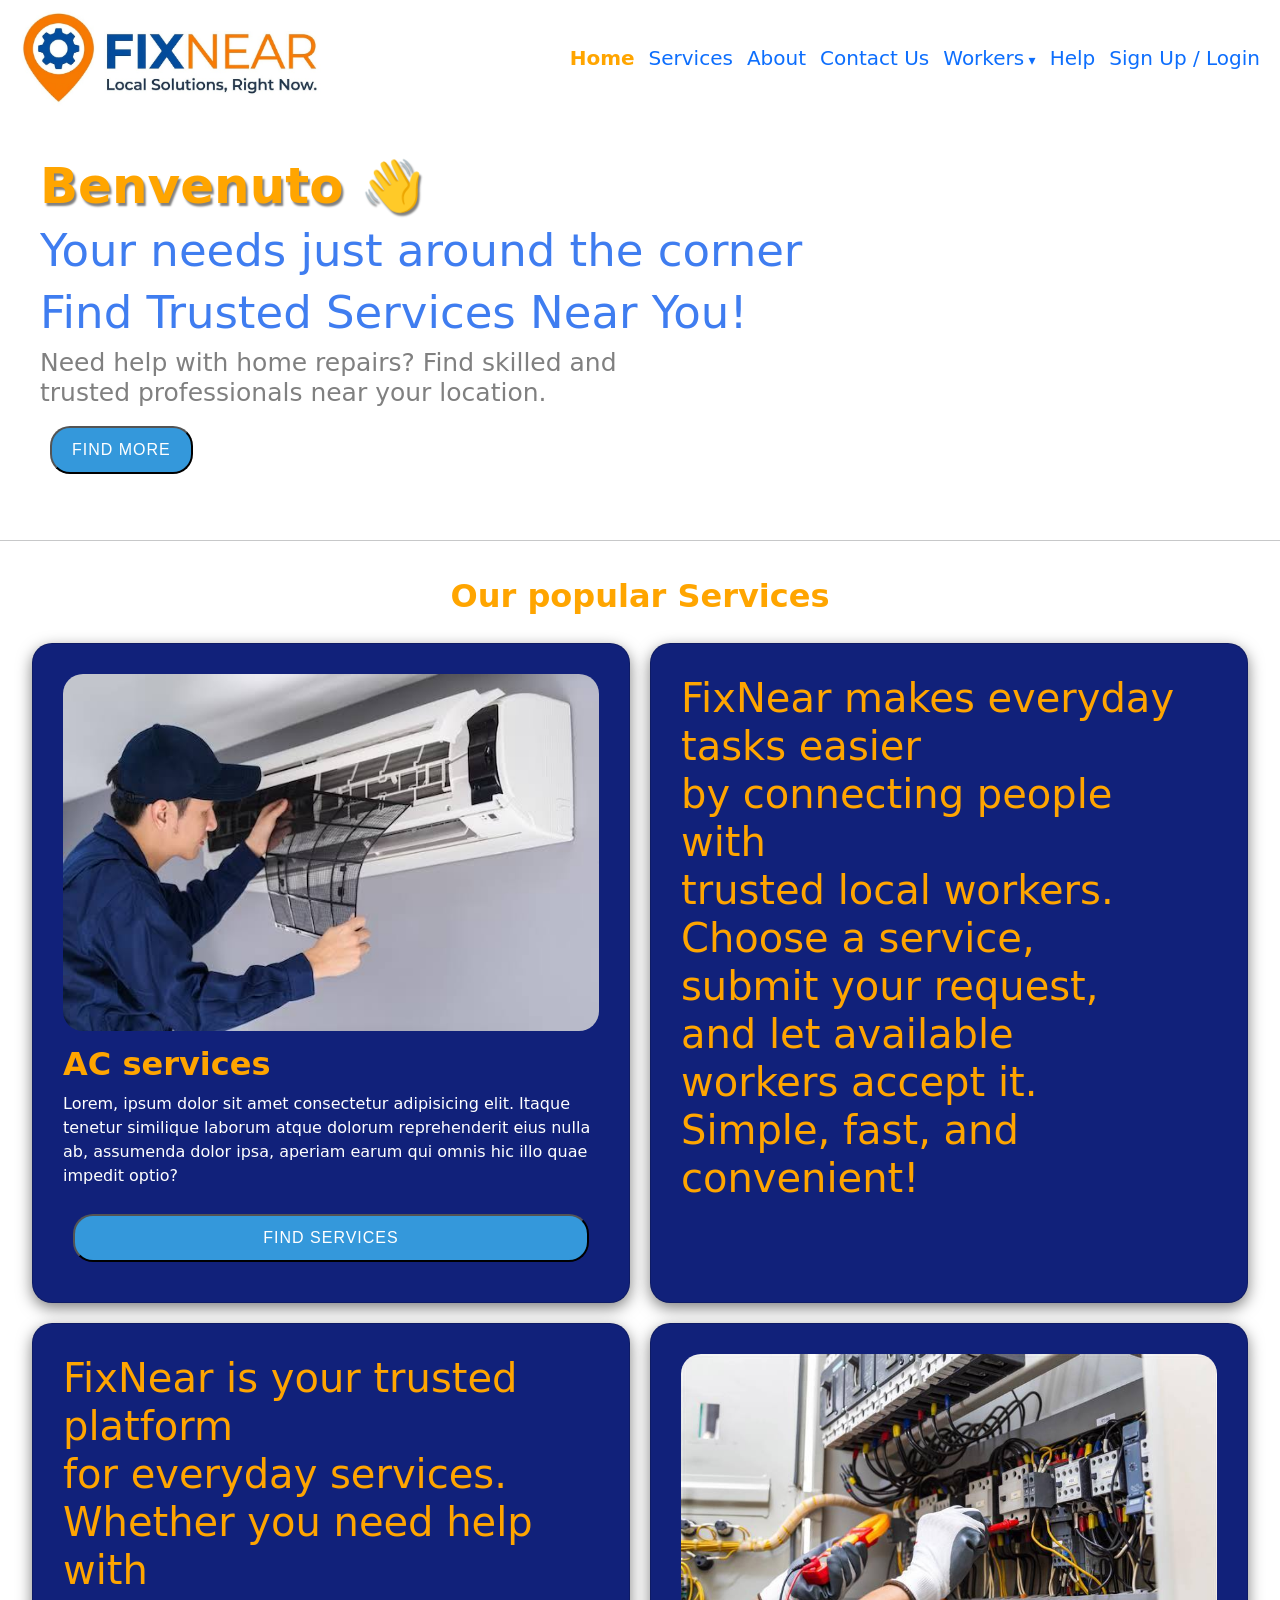
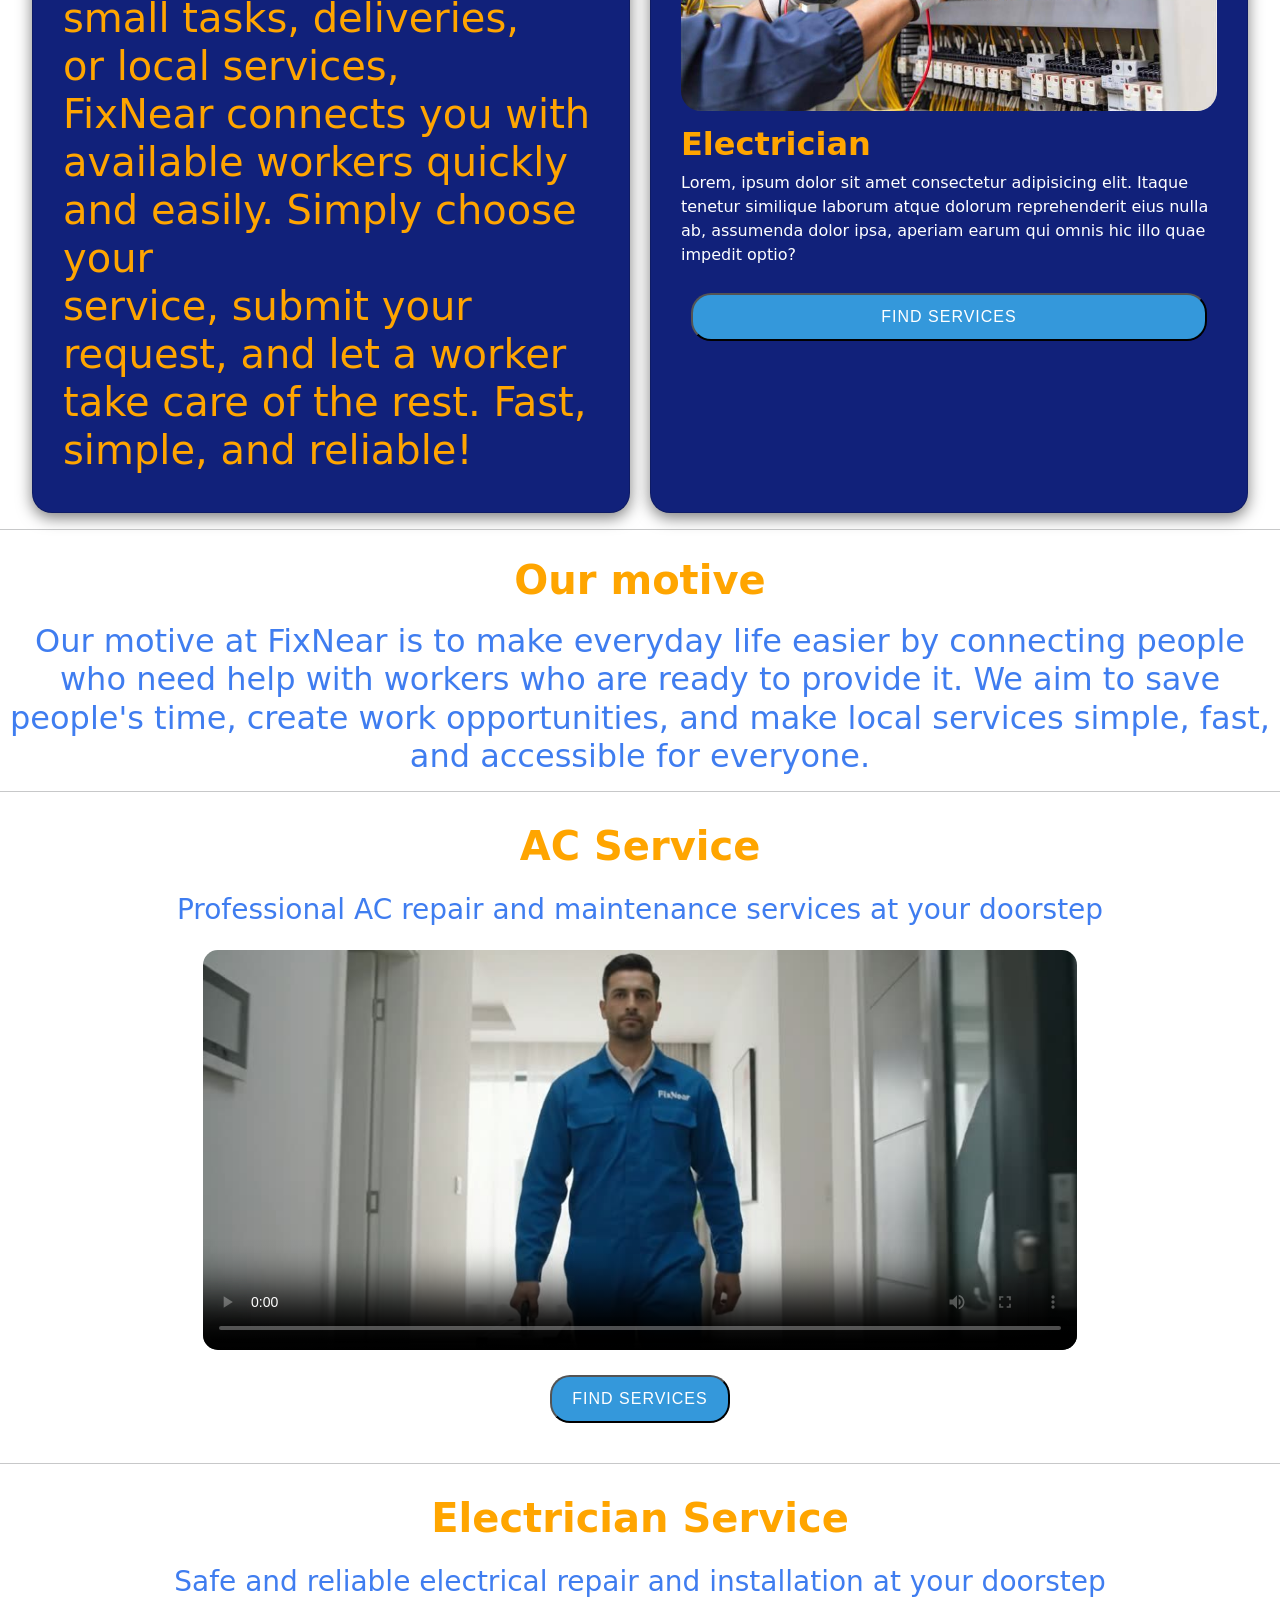
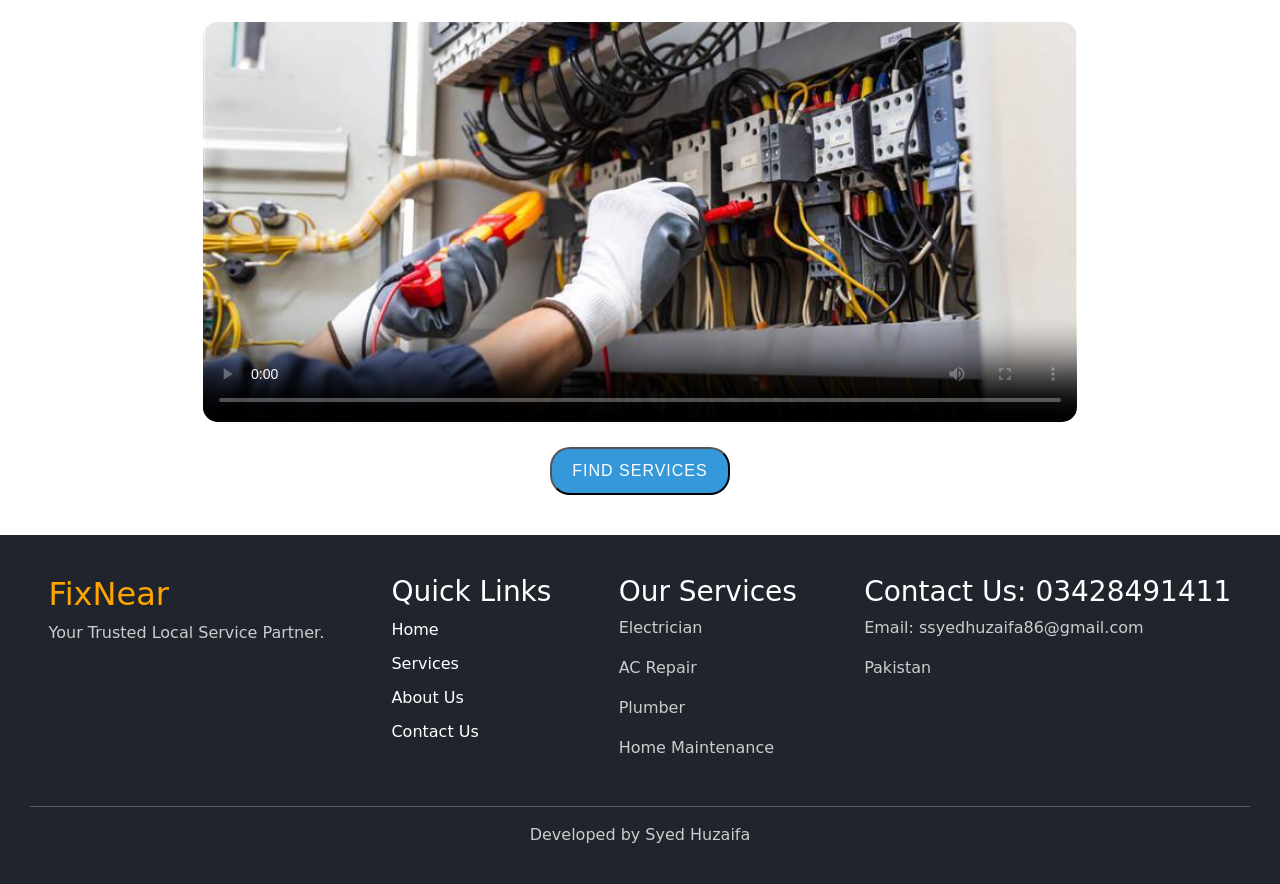
<file: index.html>
<!DOCTYPE html>
<html lang="en">

<head>
    <link href="https://cdn.jsdelivr.net/npm/bootstrap@5.3.8/dist/css/bootstrap.min.css" rel="stylesheet">
    <meta charset="UTF-8">
    <meta name="viewport" content="width=device-width, initial-scale=1.0">
    <title>Home</title>
    <link rel="stylesheet" href="style.css">
    <script src="https://cdn.jsdelivr.net/npm/bootstrap@5.3.8/dist/js/bootstrap.bundle.min.js"></script>
    <script src="nav.js" defer></script>
</head>

<body>

    <header class="header">
        <nav class="nav">
            <img src="header-logo.jpg" onclick="window.location.href='index.html'" alt="FixNear logo">
            <button class="nav-toggle" type="button" aria-label="Menu" aria-expanded="false" aria-controls="nav-links"><span class="dots"><i></i><i></i><i></i></span></button>
            <div class="nav-links" id="nav-links">
                <a href="index.html">Home</a>
                <a href="services.html">Services</a>
                <a href="about.html">About</a>
                <a href="contactus.html">Contact Us</a>
                <div class="nav-dropdown">
                    <a href="workers.html" class="nav-drop-link">Workers</a>
                    <div class="nav-submenu">
                        <a href="workers.html?service=Electrician">Electrician</a>
                        <a href="workers.html?service=Plumber">Plumber</a>
                        <a href="workers.html?service=Mechanic">Mechanic</a>
                        <a href="workers.html?service=AC%20Technician">AC Technician</a>
                    </div>
                </div>
                <a href="help.html">Help</a>
                
                <a href="account.html">Sign Up / Login</a>
            </div>
        </nav>
    </header>

    <div class="intro">
        <h1 ><strong>Benvenuto  &#128075;</strong></h1>
        <h2>Your needs just around the corner</h2>
        <h2>Find Trusted Services Near You!</h2>
        <h4>Need help with home repairs? Find skilled and <br>trusted professionals near your location.</h4>
       <button class="button" onclick="window.location.href='services.html'">Find More</button>
    </div>

<hr>
    <div>
        <h2 style="color:orange;" class="pop"> <strong>Our popular Services</strong></h2>
    </div>

    <div class="cards-container">
        <div class="card">
            <img class="img" src="AC.jpg" alt="AC Service">
            <h2 style="color: orange;"> <strong>AC services</strong></h2>
            <p style="color: white;">Lorem, ipsum dolor sit amet consectetur adipisicing elit. Itaque tenetur similique laborum atque dolorum
                reprehenderit eius nulla ab, assumenda dolor ipsa, aperiam earum qui omnis hic illo quae impedit optio?
            </p>
             <button class="button" onclick="window.location.href='services.html'">Find Services</button>
        </div>

        <div class="card">
            <h1 style="color: orange;">FixNear makes everyday <br>tasks easier <br>by connecting people <br> with <br>trusted local workers.
                <br> Choose a service, <br> submit your request, <br>and let available <br>workers accept it.
                <br>Simple, fast, and <br>convenient!</h1>
        </div>

        <div class="card">
            <h1 style="color: orange;">FixNear is your trusted platform <br> for everyday services.
                Whether you need help with <br>small tasks, deliveries, <br> or
                local services, <br>FixNear connects you with <br>available workers
                quickly <br> and easily.
                Simply choose your <br>service, submit your request,
                and let a worker <br>take care of the rest.
                Fast, <br>simple,
                and
                reliable!</h1>
        </div>

        <div class="card">
            <img class="img" src="ati_blog_electrical-technician_hero.jpg" alt="Electrician Service">
            <h2 style="color: orange;"> <strong>Electrician </strong></h2>
            <p style="color: white">Lorem, ipsum dolor sit amet consectetur adipisicing elit. Itaque tenetur similique laborum atque dolorum
                reprehenderit eius nulla ab, assumenda dolor ipsa, aperiam earum qui omnis hic illo quae impedit optio?
            </p>
            <button class="button" onclick="window.location.href='services.html'">Find Services</button>

        </div>

    </div>

<hr>
    <div>
            <h1 style="padding: 10px; text-align: center; color: orange; "><strong>Our motive</strong></h1>     
            <h2 style="text-align: center; color:  rgb(63, 125, 240)">Our motive at FixNear is to make everyday life easier by connecting people who need help with workers who
            are ready to provide it. We aim to save people's time, create work opportunities, and make local services
            simple, fast, and accessible for everyone.</h2>

    </div>
    <hr>
   <div class="video-container">

    <h1 style="text-align: center; color: orange;">
        <strong>AC Service</strong>
    </h1>

    <h3 style="text-align: center; color: rgb(63, 125, 240);">
        Professional AC repair and maintenance services at your doorstep
    </h3>

    <video controls playsinline preload="metadata" poster="ac-poster.jpg">
        <source src="ac-service.mp4" type="video/mp4">
    </video>

    <button class="button3" onclick="window.location.href='services.html'">
        Find Services
    </button>

</div>
<hr>
    <div class="video-container">

    <h1 style="text-align: center; color: orange;">
        <strong>Electrician Service</strong>
    </h1>

    <h3 style="text-align: center; color: rgb(63, 125, 240);">
        Safe and reliable electrical repair and installation at your doorstep
    </h3>

    <video controls playsinline preload="metadata" poster="ati_blog_electrical-technician_hero.jpg">
        <source src="electrician-service.mp4" type="video/mp4">
    </video>

    <button class="button3" onclick="window.location.href='services.html'">
        Find Services
    </button>

</div>

  <footer class="footer">
    <div class="footer-container">

        <div>
            <h2>FixNear</h2>
            <p>Your Trusted Local Service Partner.</p>
        </div>

        <div>
            <h3>Quick Links</h3>
            <a href="index.html">Home</a>
            <a href="services.html">Services</a>
            <a href="about.html">About Us</a>
            <a href="contactus.html">Contact Us</a>
        </div>

        <div>
            <h3>Our Services</h3>
            <p>Electrician</p>
            <p>AC Repair</p>
            <p>Plumber</p>
            <p>Home Maintenance</p>
        </div>

        <div>
            <h3>Contact Us: 03428491411</h3>
            <p>Email: ssyedhuzaifa86@gmail.com</p>
            <p>Pakistan</p>
        </div>

    </div>

    <hr>

    <p class="copyright">Developed by Syed Huzaifa</p>
</footer>

</body>

</html>
</file>
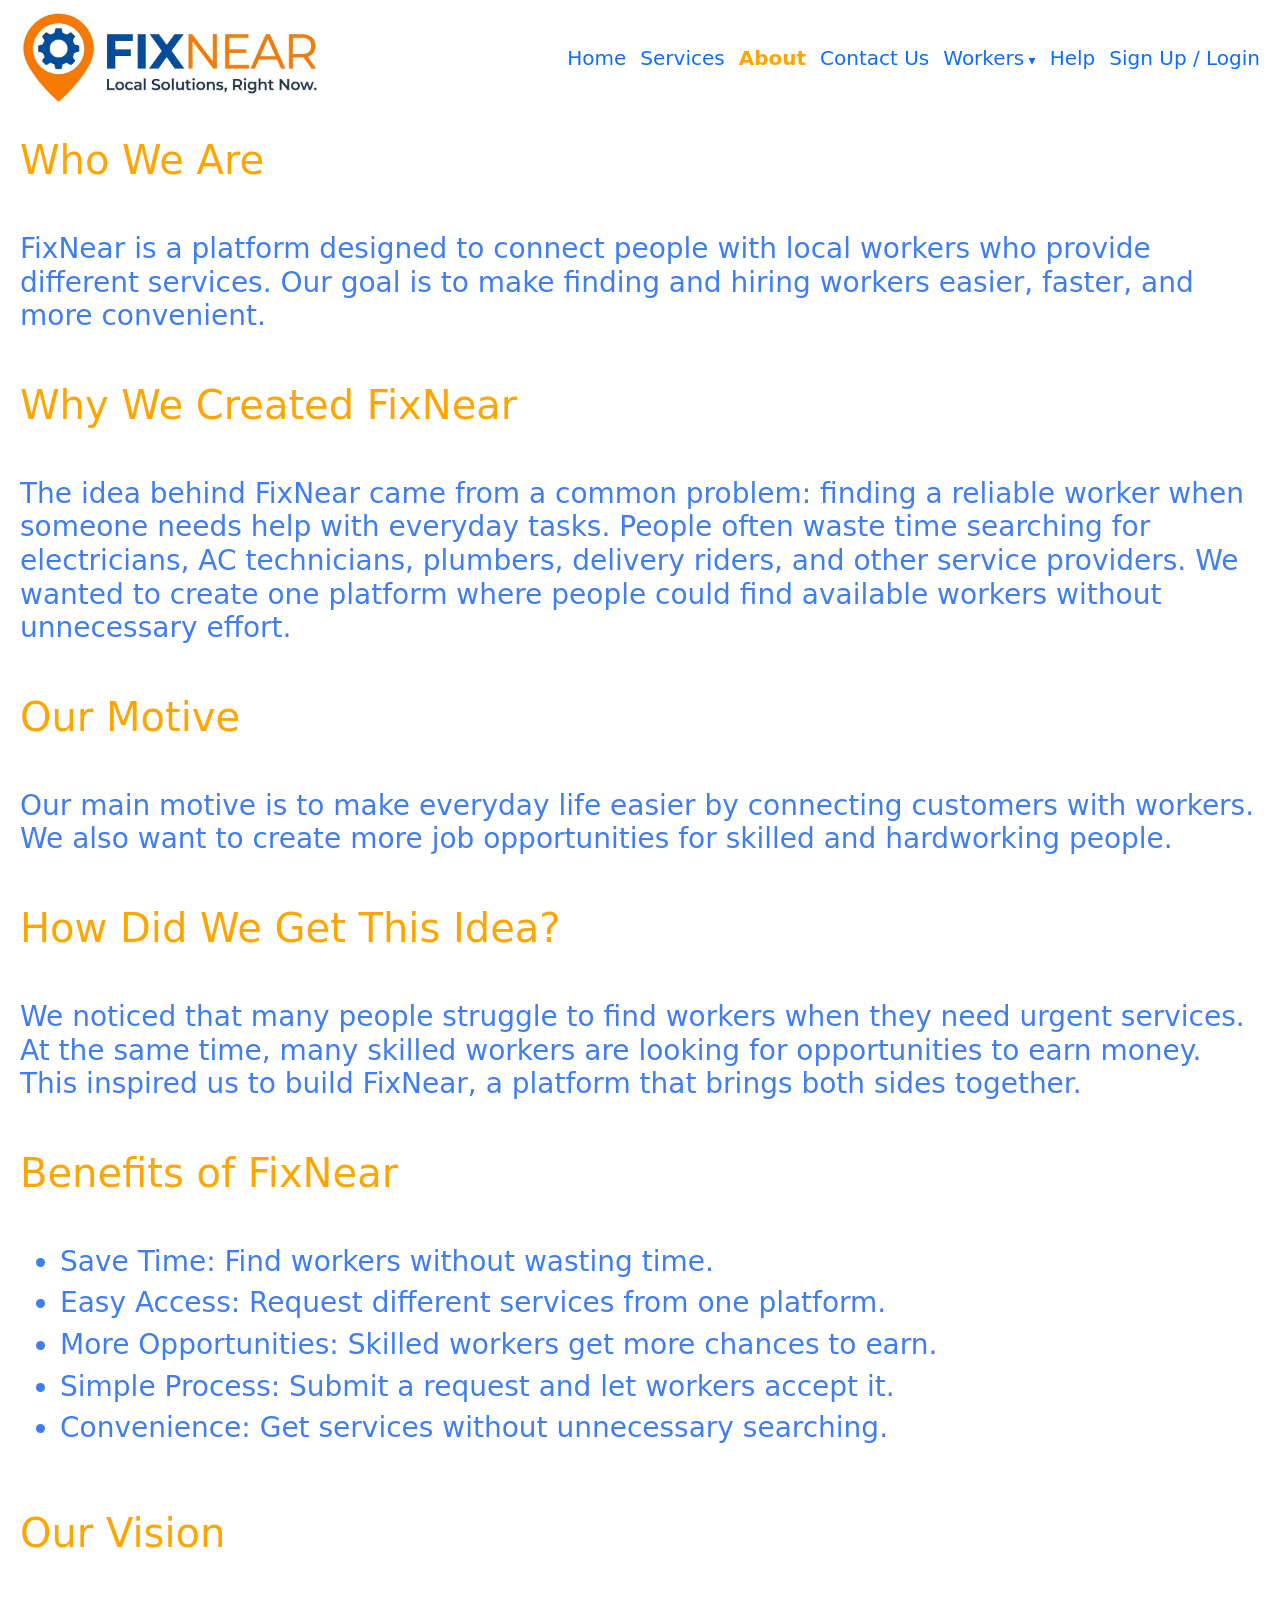
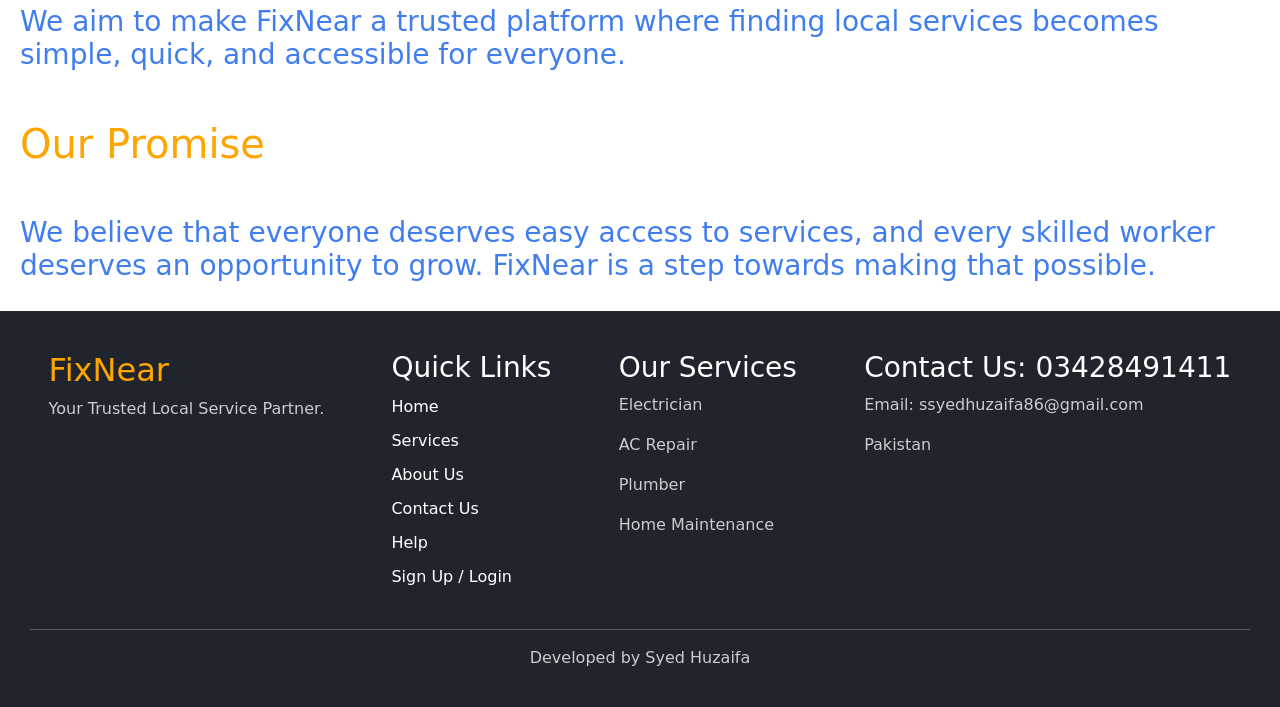
<file: about.html>
<!DOCTYPE html>
<html lang="en">

<head>
    <link href="https://cdn.jsdelivr.net/npm/bootstrap@5.3.8/dist/css/bootstrap.min.css" rel="stylesheet">
    <meta charset="UTF-8">
    <meta name="viewport" content="width=device-width, initial-scale=1.0">
    <meta name="color-scheme" content="light">
    <title>About us</title>
    <link rel="stylesheet" href="style.css?v=2">
    <script src="https://cdn.jsdelivr.net/npm/bootstrap@5.3.8/dist/js/bootstrap.bundle.min.js"></script>
    <script src="nav.js" defer></script>
</head>

<body>

    <header class="header">
        <nav class="nav">
            <img src="header-logo.jpg" onclick="window.location.href='index.html'" alt="FixNear logo">
            <button class="nav-toggle" type="button" aria-label="Menu" aria-expanded="false" aria-controls="nav-links"><span class="dots"><i></i><i></i><i></i></span></button>
            <div class="nav-links" id="nav-links">
                <a href="index.html">Home</a>
                <a href="services.html">Services</a>
                <a href="about.html">About</a>
                <a href="contactus.html">Contact Us</a>
                <div class="nav-dropdown">
                    <a href="workers.html" class="nav-drop-link">Workers</a>
                    <div class="nav-submenu">
                        <a href="workers.html?service=Electrician">Electrician</a>
                        <a href="workers.html?service=Plumber">Plumber</a>
                        <a href="workers.html?service=Mechanic">Mechanic</a>
                        <a href="workers.html?service=AC%20Technician">AC Technician</a>
                    </div>
                </div>
                <a href="help.html">Help</a>
                <a href="account.html">Sign Up / Login</a>
            </div>
        </nav>
    </header>

    <div class="about-data">
        <h1>Who We Are</h1>
        <h3>FixNear is a platform designed to connect people with local workers who provide different services. Our goal is to make finding and hiring workers easier, faster, and more convenient.</h3>
        <h1>Why We Created FixNear</h1>
        <h3>The idea behind FixNear came from a common problem: finding a reliable worker when someone needs help with everyday tasks. People often waste time searching for electricians, AC technicians, plumbers, delivery riders, and other service providers.

We wanted to create one platform where people could find available workers without unnecessary effort.</h3>
        <h1>Our Motive</h1>
        <h3>Our main motive is to make everyday life easier by connecting customers with workers. We also want to create more job opportunities for skilled and hardworking people.</h3>
        <h1>How Did We Get This Idea?</h1>
        <h3>We noticed that many people struggle to find workers when they need urgent services. At the same time, many skilled workers are looking for opportunities to earn money.

This inspired us to build FixNear, a platform that brings both sides together.</h3>
        <h1>Benefits of FixNear</h1>
        <h3><ul>
            <li>Save Time: Find workers without wasting time.</li>
            <li>Easy Access: Request different services from one platform.</li>
            <li>More Opportunities: Skilled workers get more chances to earn.</li>
            <li>Simple Process: Submit a request and let workers accept it.</li>
            <li>Convenience: Get services without unnecessary searching.</li>
            
        </ul></h3>
        <h1>Our Vision</h1>
        <h3>We aim to make FixNear a trusted platform where finding local services becomes simple, quick, and accessible for everyone.</h3>
        <h1>Our Promise</h1>
        <h3>We believe that everyone deserves easy access to services, and every skilled worker deserves an opportunity to grow. FixNear is a step towards making that possible.</h3>
    </div>

    <footer class="footer">
    <div class="footer-container">

        <div>
            <h2>FixNear</h2>
            <p>Your Trusted Local Service Partner.</p>
        </div>

        <div>
            <h3>Quick Links</h3>
            <a href="home.html">Home</a>
            <a href="services.html">Services</a>
            <a href="about.html">About Us</a>
            <a href="contactus.html">Contact Us</a>
            <a href="help.html">Help</a>
            <a href="account.html">Sign Up / Login</a>
        </div>

        <div>
            <h3>Our Services</h3>
            <p>Electrician</p>
            <p>AC Repair</p>
            <p>Plumber</p>
            <p>Home Maintenance</p>
        </div>

        <div>
            <h3>Contact Us: 03428491411</h3>
            <p>Email: ssyedhuzaifa86@gmail.com</p>
            <p>Pakistan</p>
        </div>

    </div>

    <hr>

    <p class="copyright">Developed by Syed Huzaifa</p>
</footer>

</body>

</html>
</file>
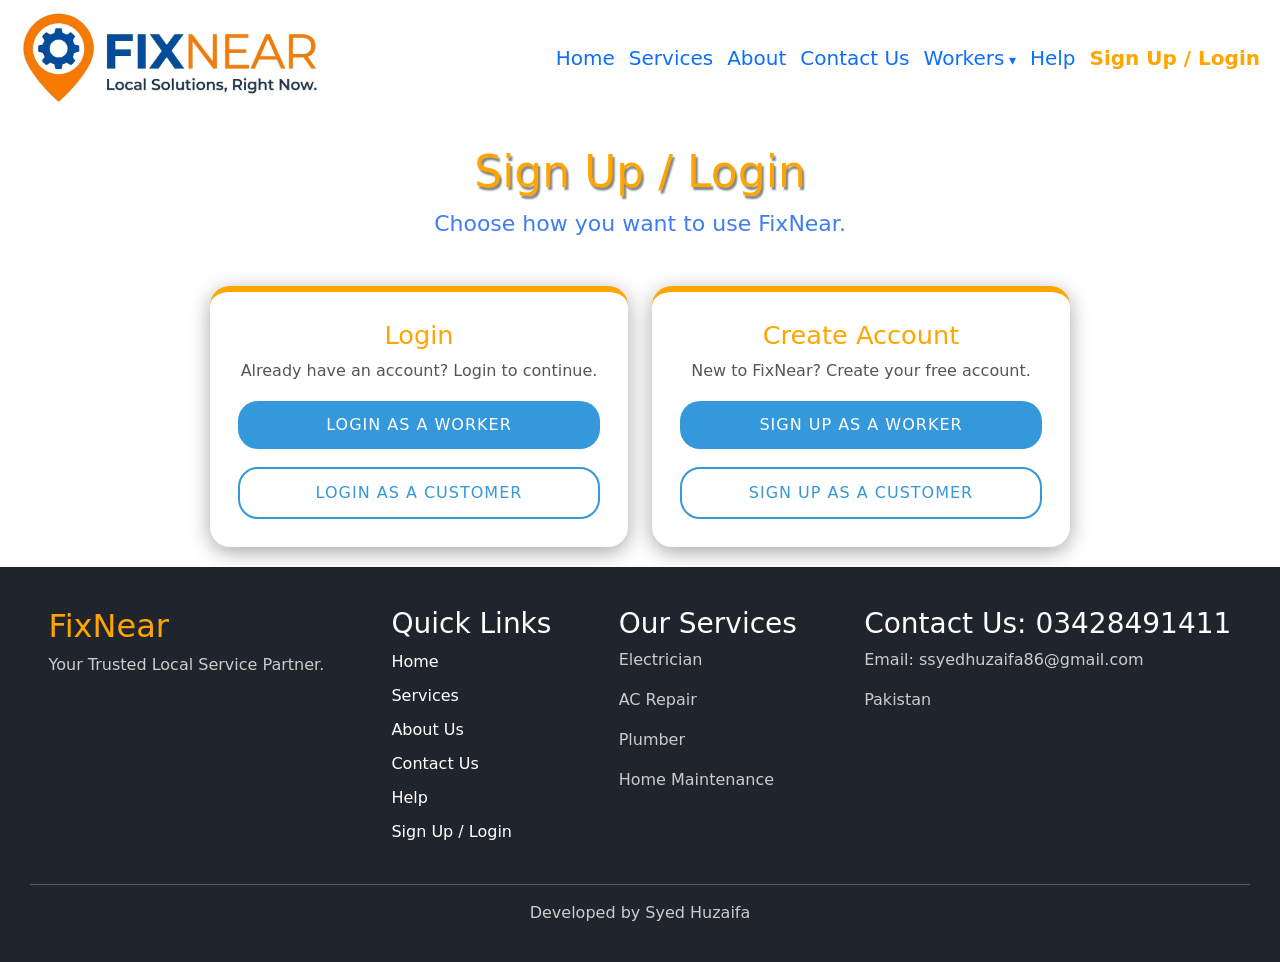
<file: account.html>
<!DOCTYPE html>
<html lang="en">

<head>
    <link href="https://cdn.jsdelivr.net/npm/bootstrap@5.3.8/dist/css/bootstrap.min.css" rel="stylesheet">
    <meta charset="UTF-8">
    <meta name="viewport" content="width=device-width, initial-scale=1.0">
    <meta name="color-scheme" content="light">
    <title>Sign Up / Login</title>
    <link rel="stylesheet" href="style.css?v=2">
    <script src="https://cdn.jsdelivr.net/npm/bootstrap@5.3.8/dist/js/bootstrap.bundle.min.js"></script>
    <script src="nav.js" defer></script>
    </head>

<body>

    <header class="header">
        <nav class="nav">
            <img src="header-logo.jpg" onclick="window.location.href='index.html'" alt="FixNear logo">
            <button class="nav-toggle" type="button" aria-label="Menu" aria-expanded="false" aria-controls="nav-links"><span class="dots"><i></i><i></i><i></i></span></button>
            <div class="nav-links" id="nav-links">
                <a href="index.html">Home</a>
                <a href="services.html">Services</a>
                <a href="about.html">About</a>
                <a href="contactus.html">Contact Us</a>
                <div class="nav-dropdown">
                    <a href="workers.html" class="nav-drop-link">Workers</a>
                    <div class="nav-submenu">
                        <a href="workers.html?service=Electrician">Electrician</a>
                        <a href="workers.html?service=Plumber">Plumber</a>
                        <a href="workers.html?service=Mechanic">Mechanic</a>
                        <a href="workers.html?service=AC%20Technician">AC Technician</a>
                    </div>
                </div>
                <a href="help.html">Help</a>
                <a href="account.html">Sign Up / Login</a>
            </div>
        </nav>
    </header>

    <section class="page-head">
        <h1>Sign Up / Login</h1>
        <p>Choose how you want to use FixNear.</p>
    </section>

    <div class="choice-grid">

        <div class="choice-card">
            <h2 class="form-card-title">Login</h2>
            <p>Already have an account? Login to continue.</p>
            <a class="form-card-btn" href="worker-login.html">Login as a Worker</a>
            <a class="form-card-btn alt" href="customer-login.html">Login as a Customer</a>
        </div>

        <div class="choice-card">
            <h2 class="form-card-title">Create Account</h2>
            <p>New to FixNear? Create your free account.</p>
            <a class="form-card-btn" href="register.html">Sign up as a Worker</a>
            <a class="form-card-btn alt" href="customer-login.html#signup">Sign up as a Customer</a>
        </div>

    </div>

    <footer class="footer">
    <div class="footer-container">

        <div>
            <h2>FixNear</h2>
            <p>Your Trusted Local Service Partner.</p>
        </div>

        <div>
            <h3>Quick Links</h3>
            <a href="home.html">Home</a>
            <a href="services.html">Services</a>
            <a href="about.html">About Us</a>
            <a href="contactus.html">Contact Us</a>
            <a href="help.html">Help</a>
            <a href="account.html">Sign Up / Login</a>
        </div>

        <div>
            <h3>Our Services</h3>
            <p>Electrician</p>
            <p>AC Repair</p>
            <p>Plumber</p>
            <p>Home Maintenance</p>
        </div>

        <div>
            <h3>Contact Us: 03428491411</h3>
            <p>Email: ssyedhuzaifa86@gmail.com</p>
            <p>Pakistan</p>
        </div>

    </div>

    <hr>

    <p class="copyright">Developed by Syed Huzaifa</p>
</footer>
</body>

</html>
</file>
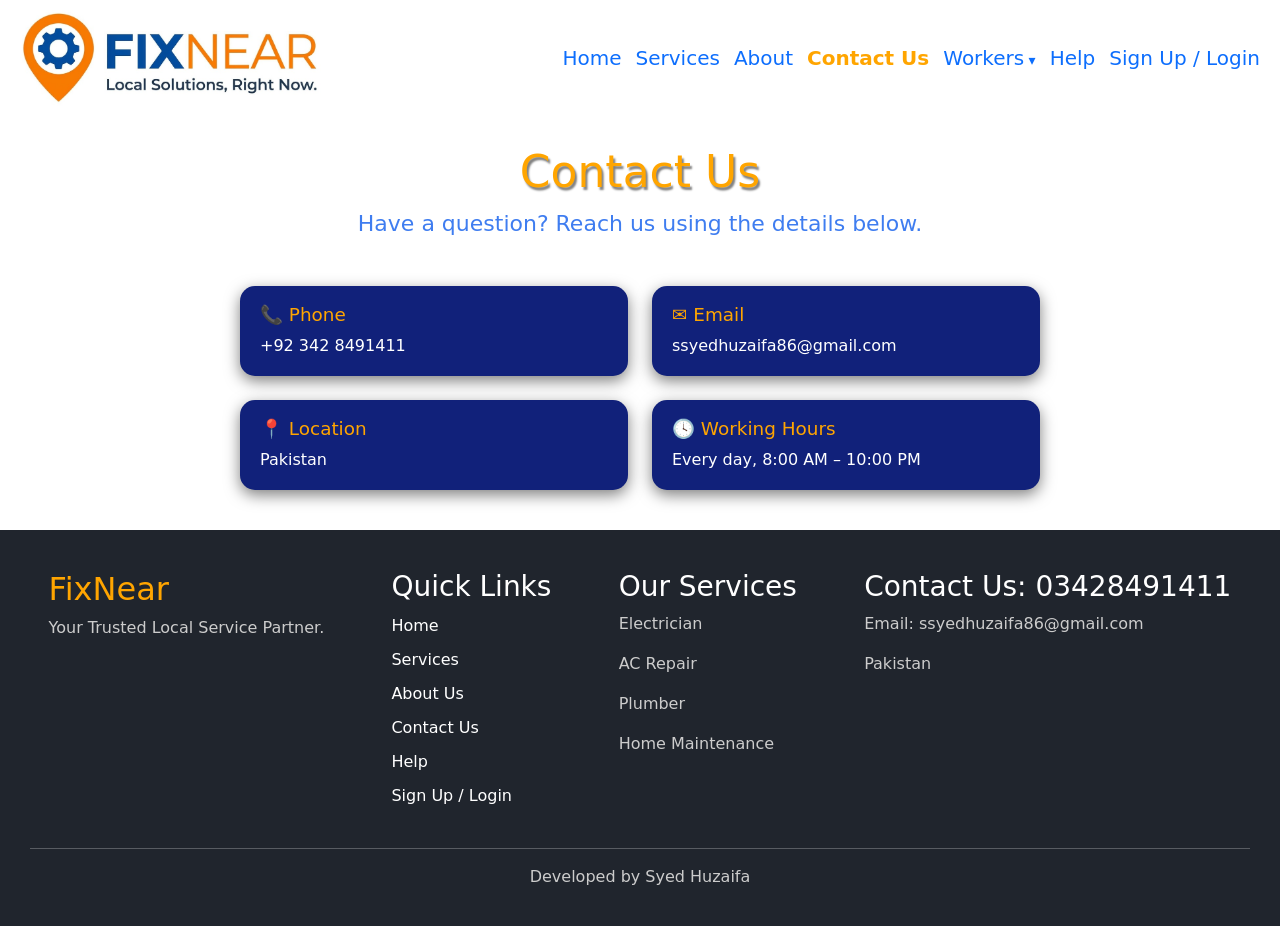
<file: contactus.html>
<!DOCTYPE html>
<html lang="en">

<head>
    <link href="https://cdn.jsdelivr.net/npm/bootstrap@5.3.8/dist/css/bootstrap.min.css" rel="stylesheet">
    <meta charset="UTF-8">
    <meta name="viewport" content="width=device-width, initial-scale=1.0">
    <meta name="color-scheme" content="light">
    <title>Contact Us</title>
    <link rel="stylesheet" href="style.css?v=2">
    <script src="https://cdn.jsdelivr.net/npm/bootstrap@5.3.8/dist/js/bootstrap.bundle.min.js"></script>
    <script src="nav.js" defer></script>
</head>

<body>

    <header class="header">
        <nav class="nav">
            <img src="header-logo.jpg" onclick="window.location.href='index.html'" alt="FixNear logo">
            <button class="nav-toggle" type="button" aria-label="Menu" aria-expanded="false" aria-controls="nav-links"><span class="dots"><i></i><i></i><i></i></span></button>
            <div class="nav-links" id="nav-links">
                <a href="index.html">Home</a>
                <a href="services.html">Services</a>
                <a href="about.html">About</a>
                <a href="contactus.html">Contact Us</a>
                <div class="nav-dropdown">
                    <a href="workers.html" class="nav-drop-link">Workers</a>
                    <div class="nav-submenu">
                        <a href="workers.html?service=Electrician">Electrician</a>
                        <a href="workers.html?service=Plumber">Plumber</a>
                        <a href="workers.html?service=Mechanic">Mechanic</a>
                        <a href="workers.html?service=AC%20Technician">AC Technician</a>
                    </div>
                </div>
                <a href="help.html">Help</a>
                <a href="account.html">Sign Up / Login</a>
            </div>
        </nav>
    </header>

    <section class="page-head">
        <h1>Contact Us</h1>
        <p>Have a question? Reach us using the details below.</p>
    </section>

    <div class="contact-wrap contact-only">

        <div class="contact-info">
            <div class="info-box">
                <h3>&#128222; Phone</h3>
                <p>+92 342 8491411</p>
            </div>
            <div class="info-box">
                <h3>&#9993;&#65039; Email</h3>
                <p>ssyedhuzaifa86@gmail.com</p>
            </div>
            <div class="info-box">
                <h3>&#128205; Location</h3>
                <p>Pakistan</p>
            </div>
            <div class="info-box">
                <h3>&#128339; Working Hours</h3>
                <p>Every day, 8:00 AM &ndash; 10:00 PM</p>
            </div>
        </div>

    </div>

   

     <footer class="footer">
    <div class="footer-container">

        <div>
            <h2>FixNear</h2>
            <p>Your Trusted Local Service Partner.</p>
        </div>

        <div>
            <h3>Quick Links</h3>
            <a href="home.html">Home</a>
            <a href="services.html">Services</a>
            <a href="about.html">About Us</a>
            <a href="contactus.html">Contact Us</a>
            <a href="help.html">Help</a>
            <a href="account.html">Sign Up / Login</a>
        </div>

        <div>
            <h3>Our Services</h3>
            <p>Electrician</p>
            <p>AC Repair</p>
            <p>Plumber</p>
            <p>Home Maintenance</p>
        </div>

        <div>
            <h3>Contact Us: 03428491411</h3>
            <p>Email: ssyedhuzaifa86@gmail.com</p>
            <p>Pakistan</p>
        </div>

    </div>

    <hr>

    <p class="copyright">Developed by Syed Huzaifa</p>
</footer>
</body>

</html>
</file>
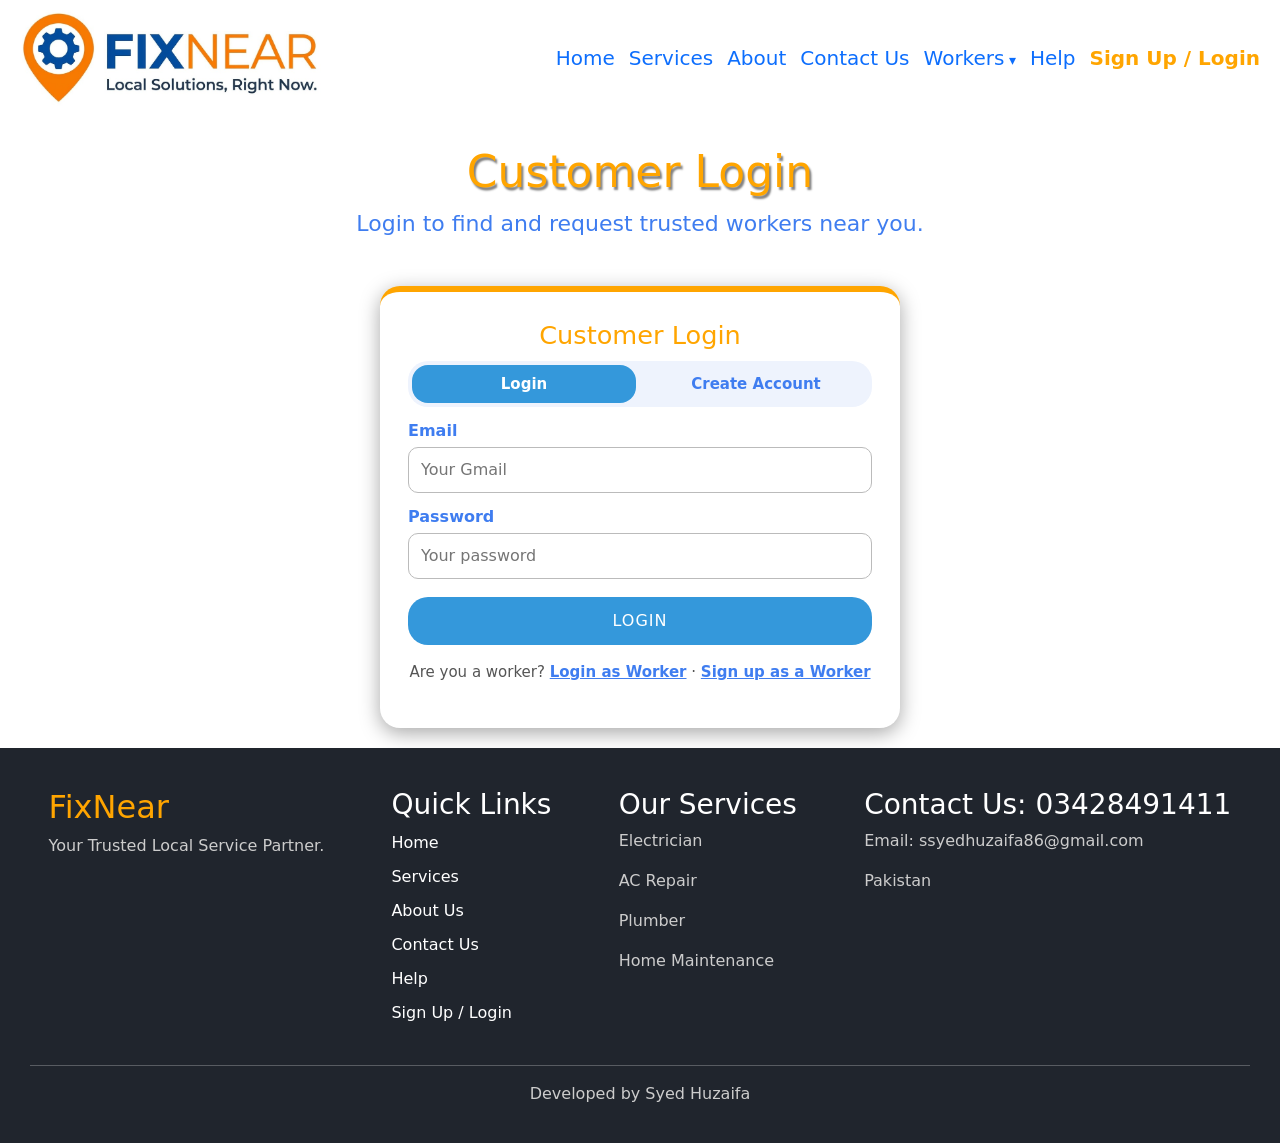
<file: customer-dashboard.html>
<!DOCTYPE html>
<html lang="en">

<head>
    <link href="https://cdn.jsdelivr.net/npm/bootstrap@5.3.8/dist/css/bootstrap.min.css" rel="stylesheet">
    <meta charset="UTF-8">
    <meta name="viewport" content="width=device-width, initial-scale=1.0">
    <meta name="color-scheme" content="light">
    <title>My Orders</title>
    <link rel="stylesheet" href="style.css?v=2">
    <script src="https://cdn.jsdelivr.net/npm/bootstrap@5.3.8/dist/js/bootstrap.bundle.min.js"></script>
    <script src="nav.js" defer></script>
    <script src="auth.js" defer></script>
    <script src="dashboard.js" defer></script>
</head>

<body>

    <header class="header">
        <nav class="nav">
            <img src="header-logo.jpg" onclick="window.location.href='index.html'" alt="FixNear logo">
            <button class="nav-toggle" type="button" aria-label="Menu" aria-expanded="false" aria-controls="nav-links"><span class="dots"><i></i><i></i><i></i></span></button>
            <div class="nav-links" id="nav-links">
                <a href="index.html">Home</a>
                <a href="services.html">Services</a>
                <a href="about.html">About</a>
                <a href="contactus.html">Contact Us</a>
                <div class="nav-dropdown">
                    <a href="workers.html" class="nav-drop-link">Workers</a>
                    <div class="nav-submenu">
                        <a href="workers.html?service=Electrician">Electrician</a>
                        <a href="workers.html?service=Plumber">Plumber</a>
                        <a href="workers.html?service=Mechanic">Mechanic</a>
                        <a href="workers.html?service=AC%20Technician">AC Technician</a>
                    </div>
                </div>
                <a href="help.html">Help</a>
                <a href="account.html">Sign Up / Login</a>
            </div>
        </nav>
    </header>

    <section class="page-head">
        <h1>My Orders</h1>
        <p>Track all your requests and completed orders.</p>
    </section>

    <main class="dash" id="dashboard" data-role="customer">
        <div id="dash-content"></div>
    </main>

    <footer class="footer">
    <div class="footer-container">

        <div>
            <h2>FixNear</h2>
            <p>Your Trusted Local Service Partner.</p>
        </div>

        <div>
            <h3>Quick Links</h3>
            <a href="home.html">Home</a>
            <a href="services.html">Services</a>
            <a href="about.html">About Us</a>
            <a href="contactus.html">Contact Us</a>
            <a href="help.html">Help</a>
            <a href="account.html">Sign Up / Login</a>
        </div>

        <div>
            <h3>Our Services</h3>
            <p>Electrician</p>
            <p>AC Repair</p>
            <p>Plumber</p>
            <p>Home Maintenance</p>
        </div>

        <div>
            <h3>Contact Us: 03428491411</h3>
            <p>Email: ssyedhuzaifa86@gmail.com</p>
            <p>Pakistan</p>
        </div>

    </div>

    <hr>

    <p class="copyright">Developed by Syed Huzaifa</p>
</footer>
</body>

</html>
</file>
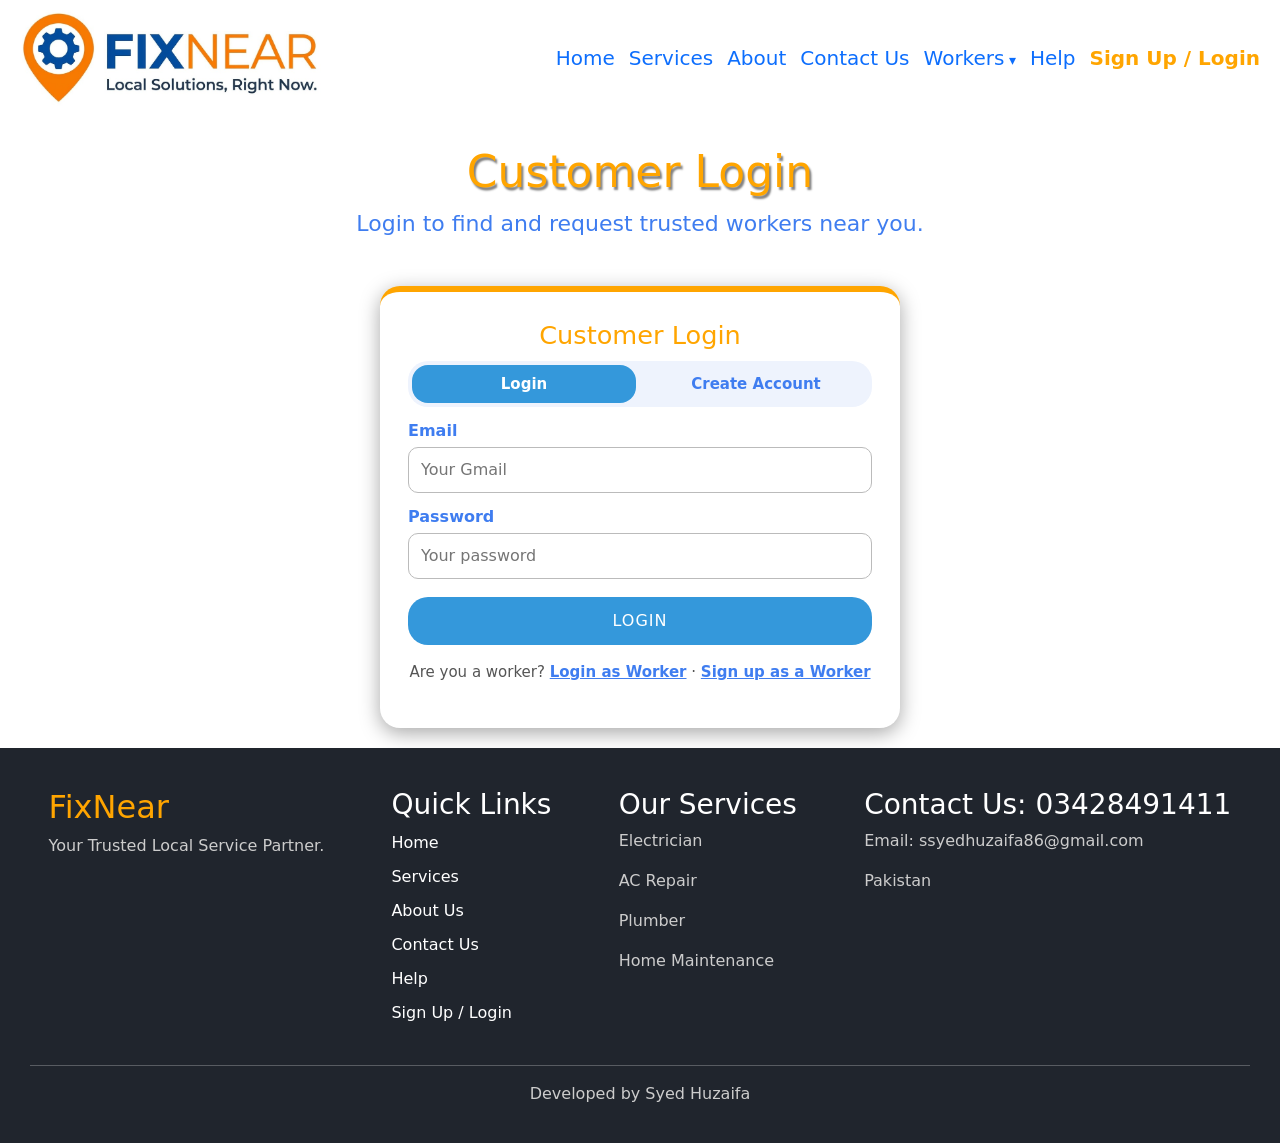
<file: customer-login.html>
<!DOCTYPE html>
<html lang="en">

<head>
    <link href="https://cdn.jsdelivr.net/npm/bootstrap@5.3.8/dist/css/bootstrap.min.css" rel="stylesheet">
    <meta charset="UTF-8">
    <meta name="viewport" content="width=device-width, initial-scale=1.0">
    <meta name="color-scheme" content="light">
    <title>Customer Login</title>
    <link rel="stylesheet" href="style.css?v=2">
    <script src="https://cdn.jsdelivr.net/npm/bootstrap@5.3.8/dist/js/bootstrap.bundle.min.js"></script>
    <script src="nav.js" defer></script>
    <script src="auth.js" defer></script>
    <script src="customer-login.js" defer></script>
</head>

<body>

    <header class="header">
        <nav class="nav">
            <img src="header-logo.jpg" onclick="window.location.href='index.html'" alt="FixNear logo">
            <button class="nav-toggle" type="button" aria-label="Menu" aria-expanded="false" aria-controls="nav-links"><span class="dots"><i></i><i></i><i></i></span></button>
            <div class="nav-links" id="nav-links">
                <a href="index.html">Home</a>
                <a href="services.html">Services</a>
                <a href="about.html">About</a>
                <a href="contactus.html">Contact Us</a>
                <div class="nav-dropdown">
                    <a href="workers.html" class="nav-drop-link">Workers</a>
                    <div class="nav-submenu">
                        <a href="workers.html?service=Electrician">Electrician</a>
                        <a href="workers.html?service=Plumber">Plumber</a>
                        <a href="workers.html?service=Mechanic">Mechanic</a>
                        <a href="workers.html?service=AC%20Technician">AC Technician</a>
                    </div>
                </div>
                <a href="help.html">Help</a>
                <a href="account.html">Sign Up / Login</a>
            </div>
        </nav>
    </header>

    <section class="page-head">
        <h1>Customer Login</h1>
        <p>Login to find and request trusted workers near you.</p>
    </section>

    <div class="form-card">
        <h2 class="form-card-title" id="auth-title">Customer Login</h2>

        <div class="auth-switch">
            <button type="button" class="active" data-mode="login">Login</button>
            <button type="button" data-mode="signup">Create Account</button>
        </div>

        <form id="cust-login-form" novalidate>
            <label for="cl-email">Email</label>
            <input type="email" id="cl-email" name="email" placeholder="Your Gmail" autocomplete="username" required>

            <label for="cl-pass">Password</label>
            <input type="password" id="cl-pass" name="password" placeholder="Your password" autocomplete="current-password" required>

            <p class="form-error" id="login-err" role="alert" hidden></p>
            <button class="form-card-btn" type="submit">Login</button>
            <p class="form-success" id="login-ok" role="status" hidden></p>
        </form>

        <form id="cust-signup-form" novalidate hidden>
            <label for="cs-email">Email</label>
            <input type="email" id="cs-email" name="email" placeholder="Your Gmail" autocomplete="username" required>

            <label for="cs-phone">Phone Number</label>
            <input type="tel" id="cs-phone" name="phone" placeholder="03........." autocomplete="tel" required>

            <label for="cs-pass">Password</label>
            <input type="password" id="cs-pass" name="password" placeholder="At least 6 characters" autocomplete="new-password" required>

            <p class="form-error" id="signup-err" role="alert" hidden></p>
            <button class="form-card-btn" type="submit">Create Account</button>
            <p class="form-success" id="signup-ok" role="status" hidden></p>
        </form>

        <p class="auth-link">Are you a worker? <a href="worker-login.html">Login as Worker</a> &middot; <a href="register.html">Sign up as a Worker</a></p>
    </div>
    <footer class="footer">
    <div class="footer-container">

        <div>
            <h2>FixNear</h2>
            <p>Your Trusted Local Service Partner.</p>
        </div>

        <div>
            <h3>Quick Links</h3>
            <a href="home.html">Home</a>
            <a href="services.html">Services</a>
            <a href="about.html">About Us</a>
            <a href="contactus.html">Contact Us</a>
            <a href="help.html">Help</a>
            <a href="account.html">Sign Up / Login</a>
        </div>

        <div>
            <h3>Our Services</h3>
            <p>Electrician</p>
            <p>AC Repair</p>
            <p>Plumber</p>
            <p>Home Maintenance</p>
        </div>

        <div>
            <h3>Contact Us: 03428491411</h3>
            <p>Email: ssyedhuzaifa86@gmail.com</p>
            <p>Pakistan</p>
        </div>

    </div>

    <hr>

    <p class="copyright">Developed by Syed Huzaifa</p>
</footer>
</body>

</html>
</file>
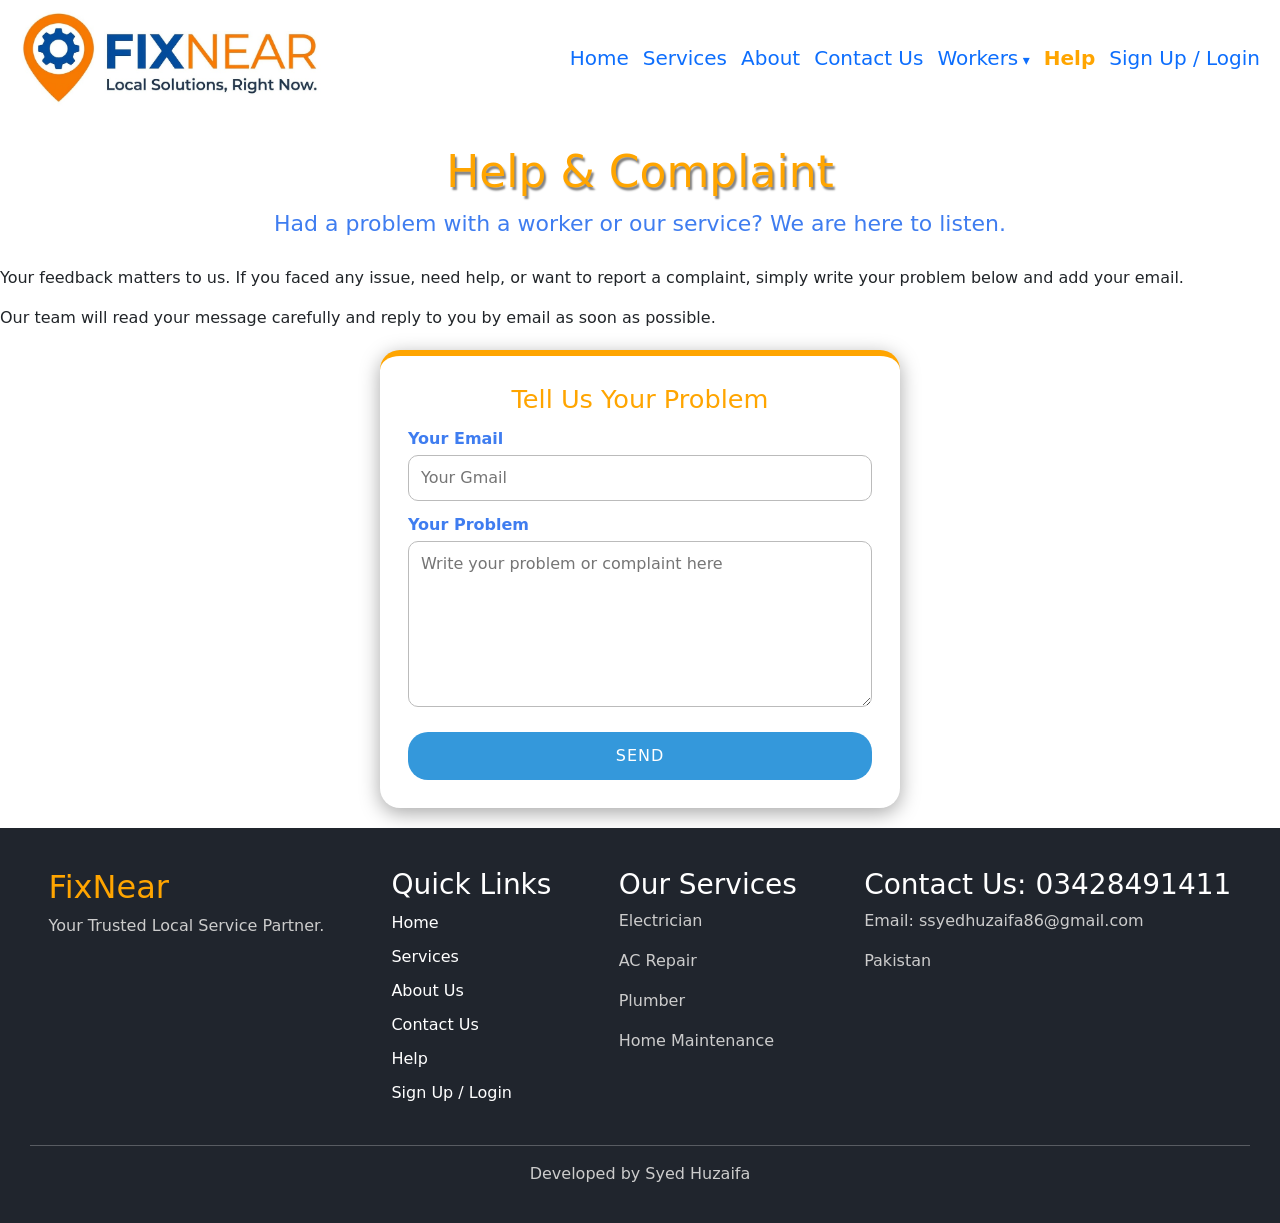
<file: help.html>
<!DOCTYPE html>
<html lang="en">

<head>
    <link href="https://cdn.jsdelivr.net/npm/bootstrap@5.3.8/dist/css/bootstrap.min.css" rel="stylesheet">
    <meta charset="UTF-8">
    <meta name="viewport" content="width=device-width, initial-scale=1.0">
    <meta name="color-scheme" content="light">
    <title>Help &amp; Complaint</title>
    <link rel="stylesheet" href="style.css?v=2">
    <script src="https://cdn.jsdelivr.net/npm/bootstrap@5.3.8/dist/js/bootstrap.bundle.min.js"></script>
    <script src="nav.js" defer></script>
    <script src="help.js" defer></script>
</head>

<body>

    <header class="header">
        <nav class="nav">
            <img src="header-logo.jpg" onclick="window.location.href='index.html'" alt="FixNear logo">
            <button class="nav-toggle" type="button" aria-label="Menu" aria-expanded="false" aria-controls="nav-links"><span class="dots"><i></i><i></i><i></i></span></button>
            <div class="nav-links" id="nav-links">
                <a href="index.html">Home</a>
                <a href="services.html">Services</a>
                <a href="about.html">About</a>
                <a href="contactus.html">Contact Us</a>
                <div class="nav-dropdown">
                    <a href="workers.html" class="nav-drop-link">Workers</a>
                    <div class="nav-submenu">
                        <a href="workers.html?service=Electrician">Electrician</a>
                        <a href="workers.html?service=Plumber">Plumber</a>
                        <a href="workers.html?service=Mechanic">Mechanic</a>
                        <a href="workers.html?service=AC%20Technician">AC Technician</a>
                    </div>
                </div>
                <a href="help.html">Help</a>
                <a href="account.html">Sign Up / Login</a>
            </div>
        </nav>
    </header>

    <section class="page-head">
        <h1>Help &amp; Complaint</h1>
        <p>Had a problem with a worker or our service? We are here to listen.</p>
    </section>

    <div class="help-text">
        <p>Your feedback matters to us. If you faced any issue, need help, or want to report a complaint, simply write your problem below and add your email.</p>
        <p>Our team will read your message carefully and reply to you by email as soon as possible.</p>
    </div>

    <form class="form-card" id="help-form" novalidate>
        <h2 class="form-card-title">Tell Us Your Problem</h2>

        <label for="help-email">Your Email</label>
        <input type="email" id="help-email" name="email" placeholder="Your Gmail" required>

        <label for="help-problem">Your Problem</label>
        <textarea id="help-problem" name="problem" rows="6" placeholder="Write your problem or complaint here" required></textarea>

        <p class="form-error" id="help-error" role="alert" hidden></p>
        <button class="form-card-btn" type="submit">Send</button>
        <p class="form-success" id="help-success" role="status" hidden>&#10003; Thank you! We received your message and will reply to your email soon.</p>
    </form>

    <footer class="footer">
    <div class="footer-container">

        <div>
            <h2>FixNear</h2>
            <p>Your Trusted Local Service Partner.</p>
        </div>

        <div>
            <h3>Quick Links</h3>
            <a href="home.html">Home</a>
            <a href="services.html">Services</a>
            <a href="about.html">About Us</a>
            <a href="contactus.html">Contact Us</a>
            <a href="help.html">Help</a>
            <a href="account.html">Sign Up / Login</a>
        </div>

        <div>
            <h3>Our Services</h3>
            <p>Electrician</p>
            <p>AC Repair</p>
            <p>Plumber</p>
            <p>Home Maintenance</p>
        </div>

        <div>
            <h3>Contact Us: 03428491411</h3>
            <p>Email: ssyedhuzaifa86@gmail.com</p>
            <p>Pakistan</p>
        </div>

    </div>

    <hr>

    <p class="copyright">Developed by Syed Huzaifa</p>
</footer>
</body>

</html>
</file>
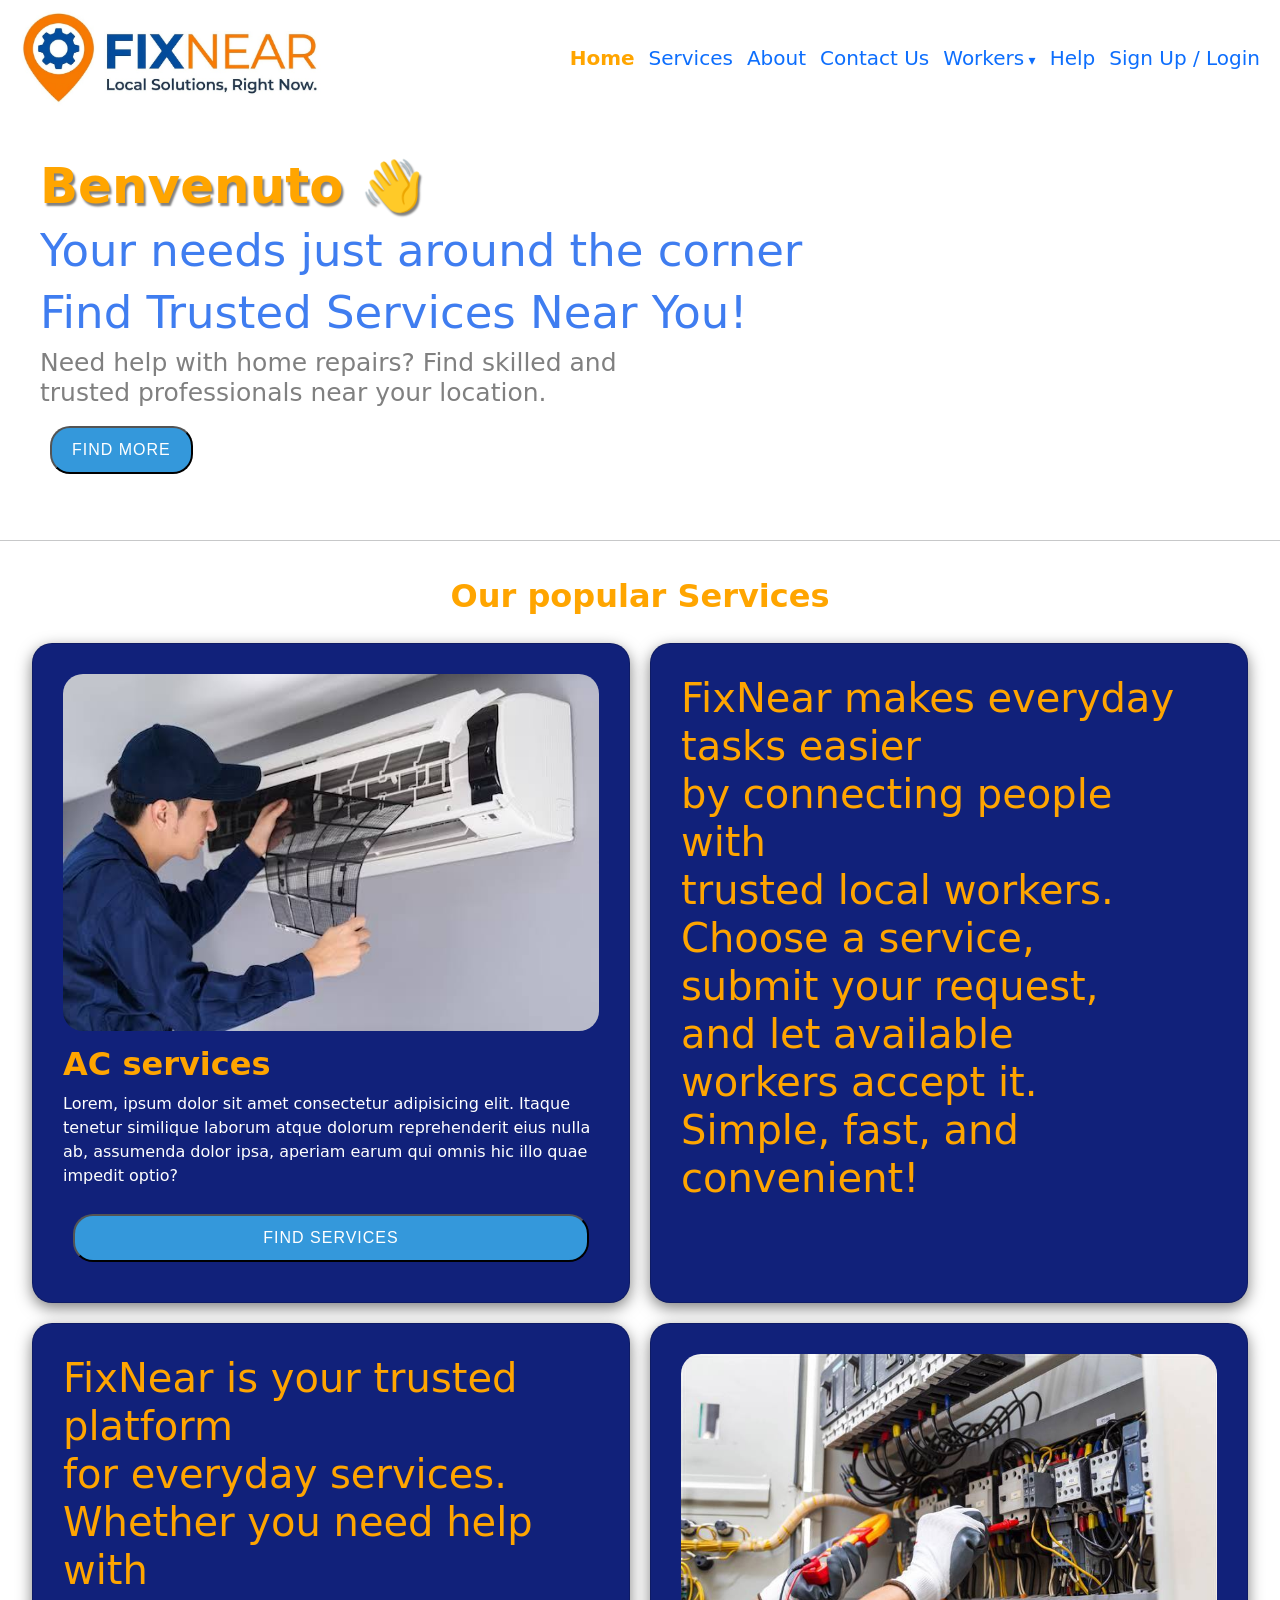
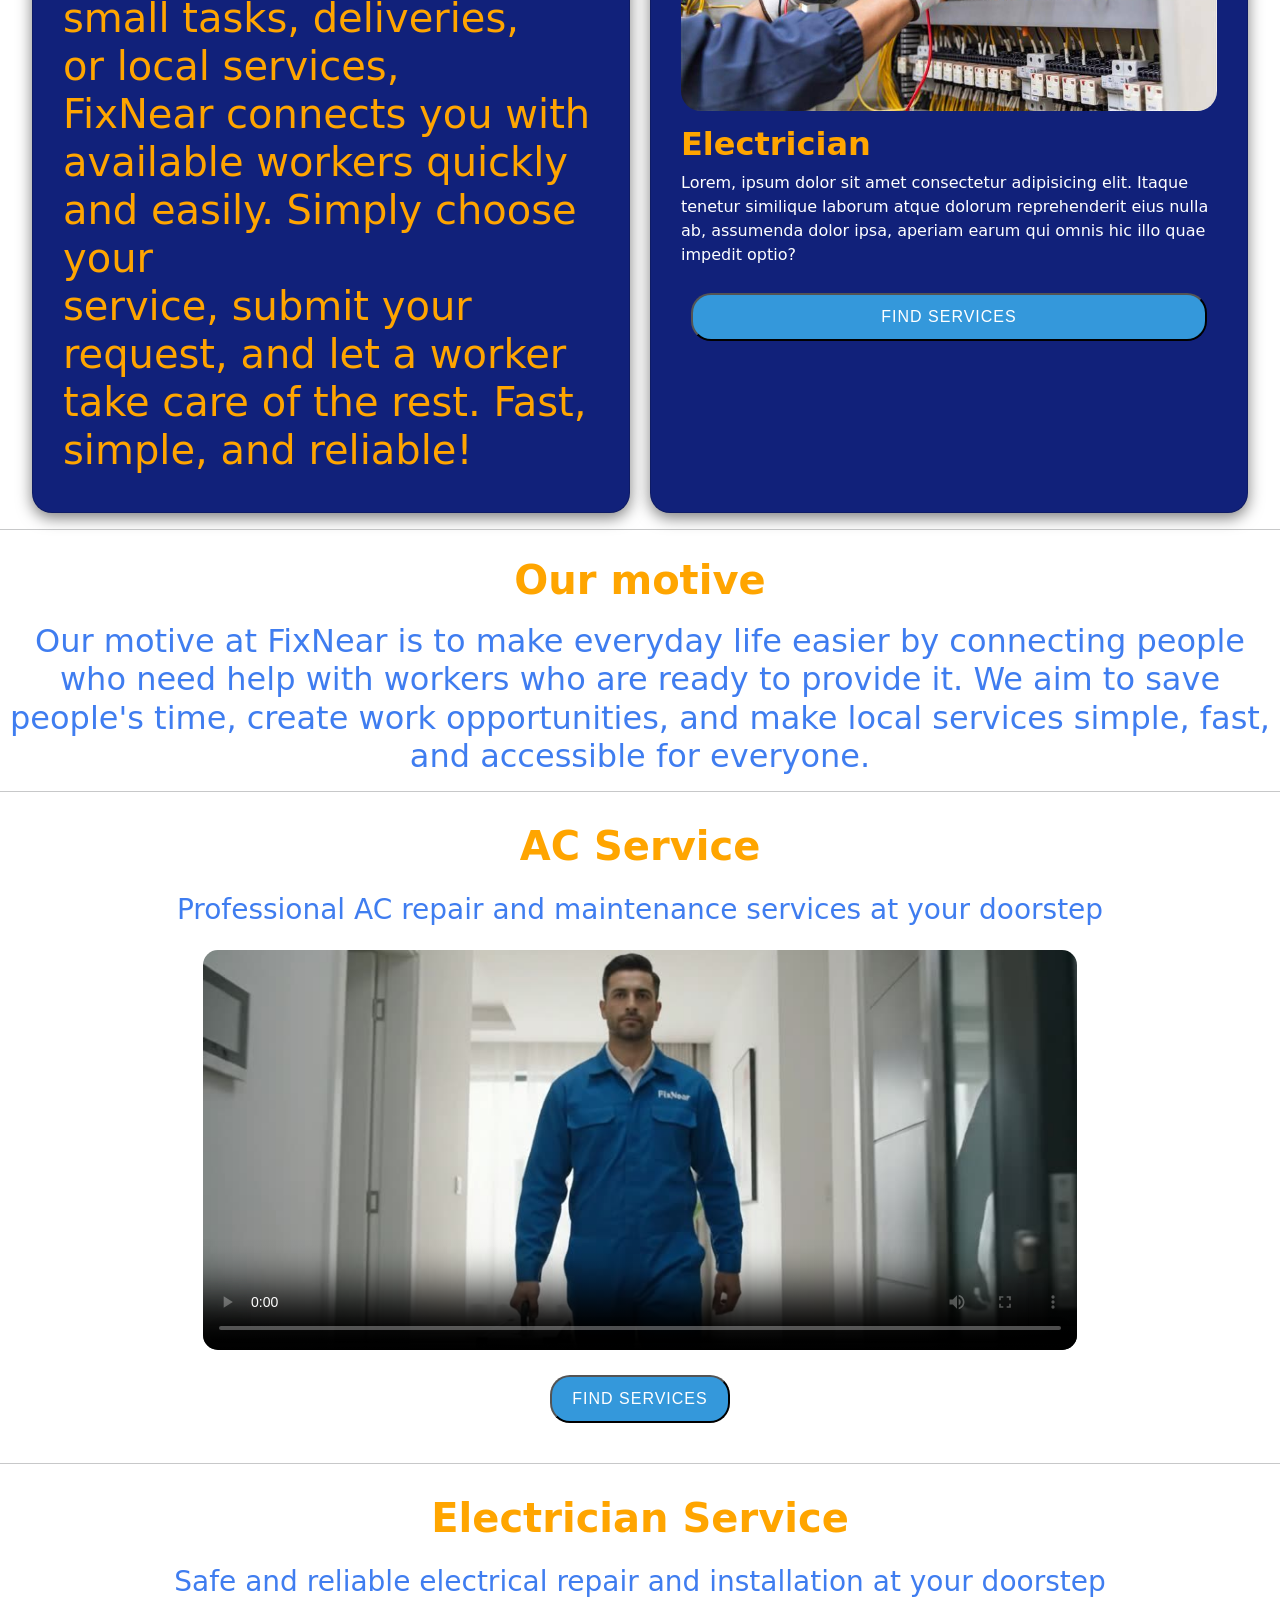
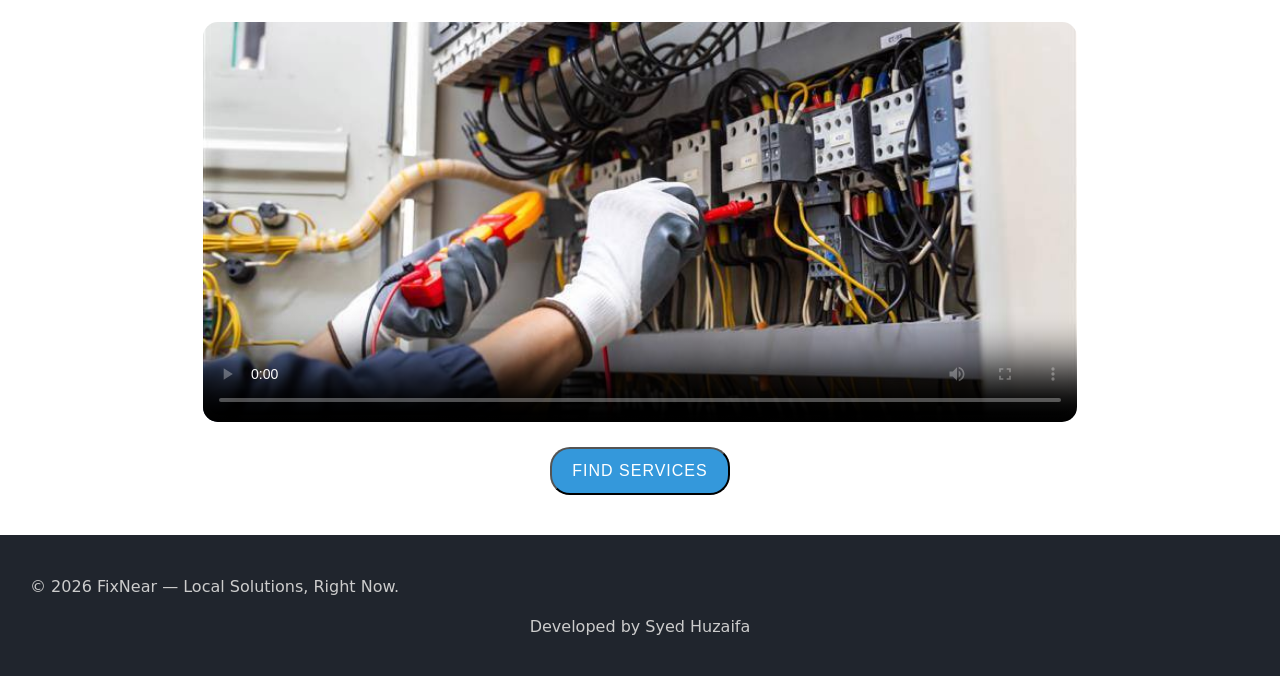
<file: home.html>
<!DOCTYPE html>
<html lang="en">

<head>
    <link href="https://cdn.jsdelivr.net/npm/bootstrap@5.3.8/dist/css/bootstrap.min.css" rel="stylesheet">
    <meta charset="UTF-8">
    <meta name="viewport" content="width=device-width, initial-scale=1.0">
    <meta name="color-scheme" content="light">
    <title>Home</title>
    <link rel="stylesheet" href="style.css?v=2">
    <script src="https://cdn.jsdelivr.net/npm/bootstrap@5.3.8/dist/js/bootstrap.bundle.min.js"></script>
    <script src="nav.js" defer></script>
</head>

<body>

    <header class="header">
        <nav class="nav">
            <img src="header-logo.jpg" onclick="window.location.href='home.html'" alt="FixNear logo">
            <button class="nav-toggle" type="button" aria-label="Menu" aria-expanded="false" aria-controls="nav-links"><span class="dots"><i></i><i></i><i></i></span></button>
            <div class="nav-links" id="nav-links">
                <a href="home.html">Home</a>
                <a href="services.html">Services</a>
                <a href="about.html">About</a>
                <a href="contactus.html">Contact Us</a>
                <div class="nav-dropdown">
                    <a href="workers.html" class="nav-drop-link">Workers</a>
                    <div class="nav-submenu">
                        <a href="workers.html?service=Electrician">Electrician</a>
                        <a href="workers.html?service=Plumber">Plumber</a>
                        <a href="workers.html?service=Mechanic">Mechanic</a>
                        <a href="workers.html?service=AC%20Technician">AC Technician</a>
                    </div>
                </div>
                <a href="help.html">Help</a>
                <a href="account.html">Sign Up / Login</a>
            </div>
        </nav>
    </header>

    <div class="intro">
        <h1 ><strong>Benvenuto  &#128075;</strong></h1>
        <h2>Your needs just around the corner</h2>
        <h2>Find Trusted Services Near You!</h2>
        <h4>Need help with home repairs? Find skilled and <br>trusted professionals near your location.</h4>
       <button class="button" onclick="window.location.href='services.html'">Find More</button>
    </div>

<hr>
    <div>
        <h2 style="color:orange;" class="pop"> <strong>Our popular Services</strong></h2>
    </div>

    <div class="cards-container">
        <div class="card">
            <img class="img" src="AC.jpg" alt="AC Service">
            <h2 style="color: orange;"> <strong>AC services</strong></h2>
            <p style="color: white;">Lorem, ipsum dolor sit amet consectetur adipisicing elit. Itaque tenetur similique laborum atque dolorum
                reprehenderit eius nulla ab, assumenda dolor ipsa, aperiam earum qui omnis hic illo quae impedit optio?
            </p>
             <button class="button" onclick="window.location.href='services.html'">Find Services</button>
        </div>

        <div class="card">
            <h1 style="color: orange;">FixNear makes everyday <br>tasks easier <br>by connecting people <br> with <br>trusted local workers.
                <br> Choose a service, <br> submit your request, <br>and let available <br>workers accept it.
                <br>Simple, fast, and <br>convenient!</h1>
        </div>

        <div class="card">
            <h1 style="color: orange;">FixNear is your trusted platform <br> for everyday services.
                Whether you need help with <br>small tasks, deliveries, <br> or
                local services, <br>FixNear connects you with <br>available workers
                quickly <br> and easily.
                Simply choose your <br>service, submit your request,
                and let a worker <br>take care of the rest.
                Fast, <br>simple,
                and
                reliable!</h1>
        </div>

        <div class="card">
            <img class="img" src="ati_blog_electrical-technician_hero.jpg" alt="Electrician Service">
            <h2 style="color: orange;"> <strong>Electrician </strong></h2>
            <p style="color: white">Lorem, ipsum dolor sit amet consectetur adipisicing elit. Itaque tenetur similique laborum atque dolorum
                reprehenderit eius nulla ab, assumenda dolor ipsa, aperiam earum qui omnis hic illo quae impedit optio?
            </p>
            <button class="button" onclick="window.location.href='services.html'">Find Services</button>

        </div>

    </div>

<hr>
    <div>
            <h1 style="padding: 10px; text-align: center; color: orange; "><strong>Our motive</strong></h1>     
            <h2 style="text-align: center; color:  rgb(63, 125, 240)">Our motive at FixNear is to make everyday life easier by connecting people who need help with workers who
            are ready to provide it. We aim to save people's time, create work opportunities, and make local services
            simple, fast, and accessible for everyone.</h2>

    </div>
    <hr>
   <div class="video-container">

    <h1 style="text-align: center; color: orange;">
        <strong>AC Service</strong>
    </h1>

    <h3 style="text-align: center; color: rgb(63, 125, 240);">
        Professional AC repair and maintenance services at your doorstep
    </h3>

    <video controls playsinline preload="metadata" poster="ac-poster.jpg">
        <source src="ac-service.mp4" type="video/mp4">
    </video>

    <button class="button3" onclick="window.location.href='services.html'">
        Find Services
    </button>

</div>
<hr>
    <div class="video-container">

    <h1 style="text-align: center; color: orange;">
        <strong>Electrician Service</strong>
    </h1>

    <h3 style="text-align: center; color: rgb(63, 125, 240);">
        Safe and reliable electrical repair and installation at your doorstep
    </h3>

    <video controls playsinline preload="metadata" poster="ati_blog_electrical-technician_hero.jpg">
        <source src="electrician-service.mp4" type="video/mp4">
    </video>

    <button class="button3" onclick="window.location.href='services.html'">
        Find Services
    </button>

</div>

    <footer class="footer">
        <p>&copy; 2026 FixNear &mdash; Local Solutions, Right Now.</p>
        <p class="copyright">Developed by Syed Huzaifa</p>
    </footer>

</body>

</html>
</file>
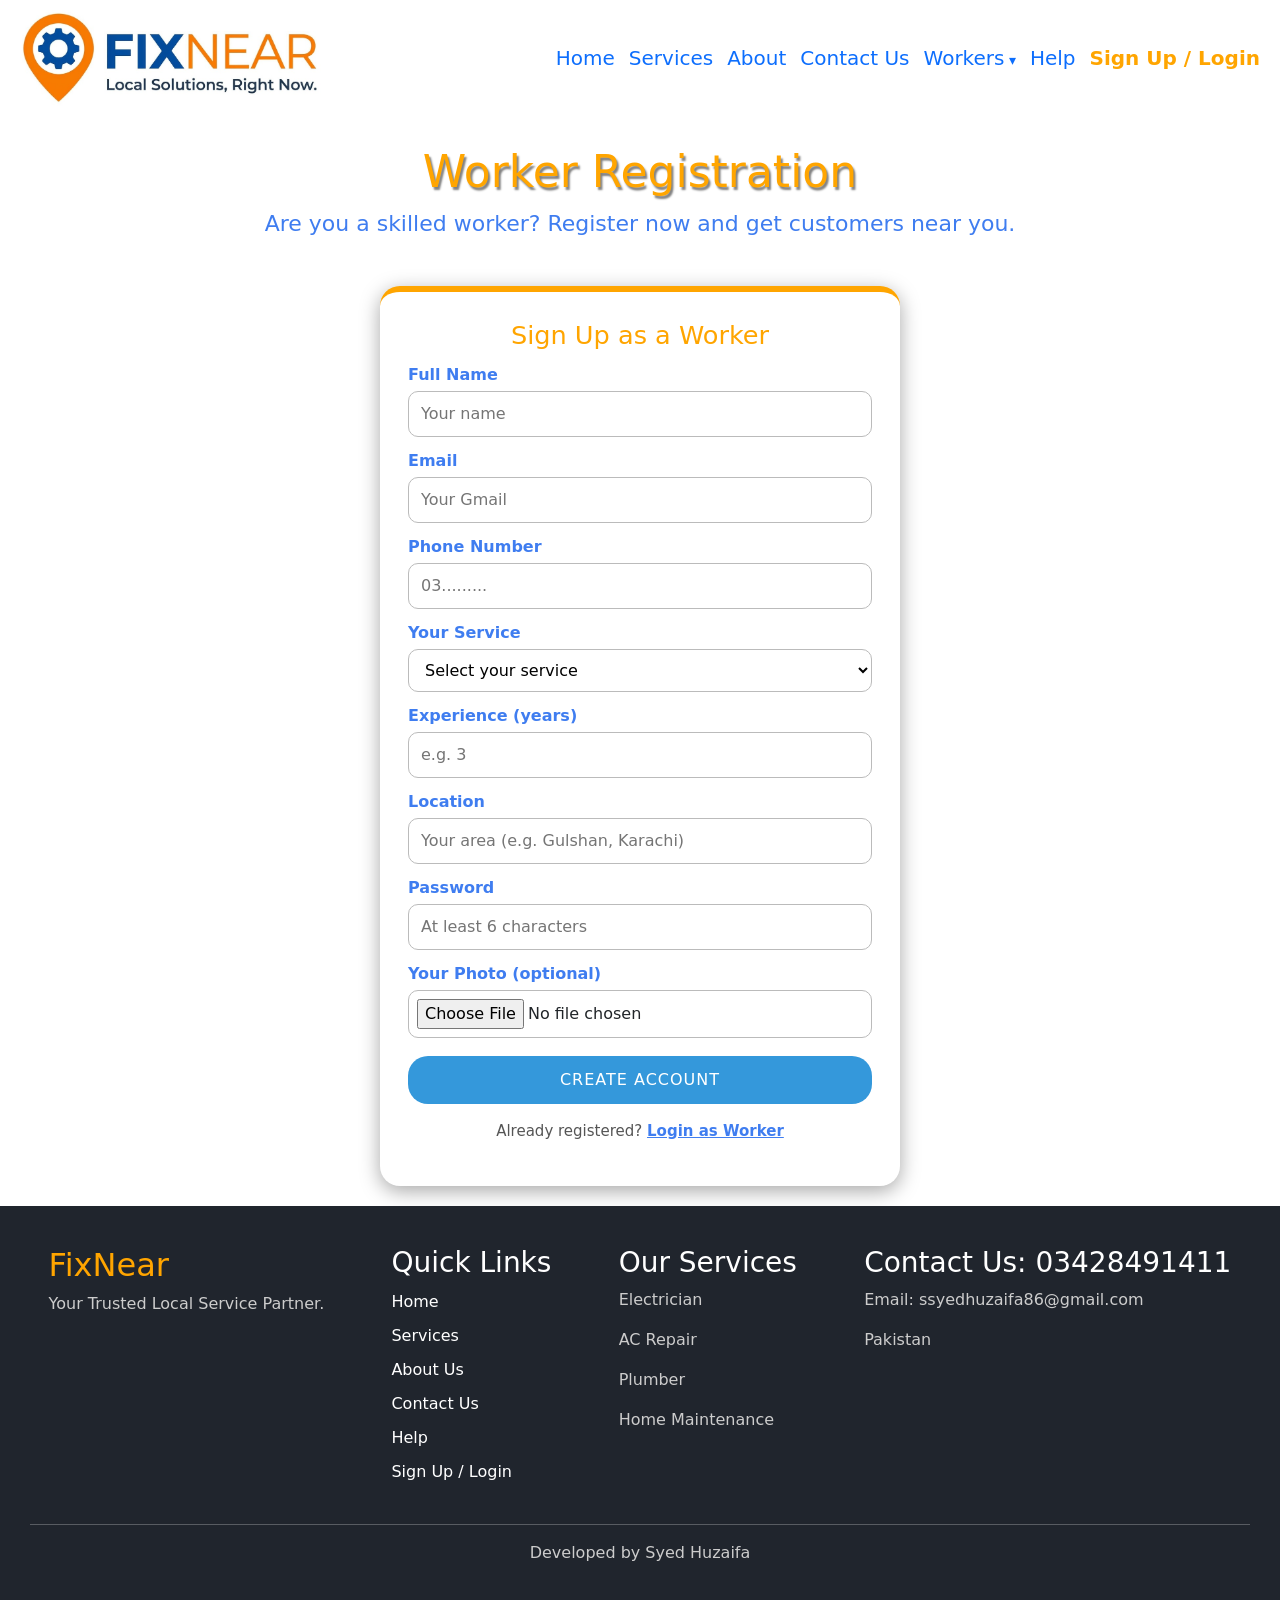
<file: register.html>
<!DOCTYPE html>
<html lang="en">

<head>
    <link href="https://cdn.jsdelivr.net/npm/bootstrap@5.3.8/dist/css/bootstrap.min.css" rel="stylesheet">
    <meta charset="UTF-8">
    <meta name="viewport" content="width=device-width, initial-scale=1.0">
    <meta name="color-scheme" content="light">
    <title>Worker Registration</title>
    <link rel="stylesheet" href="style.css?v=2">
    <script src="https://cdn.jsdelivr.net/npm/bootstrap@5.3.8/dist/js/bootstrap.bundle.min.js"></script>
    <script src="nav.js" defer></script>
    <script src="auth.js" defer></script>
    <script src="register.js" defer></script>
</head>

<body>

    <header class="header">
        <nav class="nav">
            <img src="header-logo.jpg" onclick="window.location.href='index.html'" alt="FixNear logo">
            <button class="nav-toggle" type="button" aria-label="Menu" aria-expanded="false" aria-controls="nav-links"><span class="dots"><i></i><i></i><i></i></span></button>
            <div class="nav-links" id="nav-links">
                <a href="index.html">Home</a>
                <a href="services.html">Services</a>
                <a href="about.html">About</a>
                <a href="contactus.html">Contact Us</a>
                <div class="nav-dropdown">
                    <a href="workers.html" class="nav-drop-link">Workers</a>
                    <div class="nav-submenu">
                        <a href="workers.html?service=Electrician">Electrician</a>
                        <a href="workers.html?service=Plumber">Plumber</a>
                        <a href="workers.html?service=Mechanic">Mechanic</a>
                        <a href="workers.html?service=AC%20Technician">AC Technician</a>
                    </div>
                </div>
                <a href="help.html">Help</a>
                <a href="account.html">Sign Up / Login</a>
            </div>
        </nav>
    </header>

    <section class="page-head">
        <h1>Worker Registration</h1>
        <p>Are you a skilled worker? Register now and get customers near you.</p>
    </section>

    <form class="form-card" id="register-form" novalidate>
        <h2 class="form-card-title">Sign Up as a Worker</h2>

        <label for="reg-name">Full Name</label>
        <input type="text" id="reg-name" name="name" placeholder="Your name" required>

        <label for="reg-email">Email</label>
        <input type="email" id="reg-email" name="email" placeholder="Your Gmail" autocomplete="username" required>

        <label for="reg-phone">Phone Number</label>
        <input type="tel" id="reg-phone" name="phone" placeholder="03........." required>

        <label for="reg-service">Your Service</label>
        <select id="reg-service" name="service" required>
            <option value="">Select your service</option>
            <option>Electrician</option>
            <option>Plumber</option>
            <option>Mechanic</option>
            <option>AC Technician</option>
        </select>

        <label for="reg-exp">Experience (years)</label>
        <input type="number" id="reg-exp" name="exp" min="0" max="60" placeholder="e.g. 3" required>

        <label for="reg-location">Location</label>
        <input type="text" id="reg-location" name="location" placeholder="Your area (e.g. Gulshan, Karachi)" required>

        <label for="reg-pass">Password</label>
        <input type="password" id="reg-pass" name="password" placeholder="At least 6 characters" autocomplete="new-password" required>

        <label for="reg-photo">Your Photo (optional)</label>
        <input type="file" id="reg-photo" name="photo" accept="image/*">

        <p class="form-error" id="reg-error" role="alert" hidden></p>
        <button class="form-card-btn" type="submit">Create Account</button>
        <p class="form-success" id="reg-success" role="status" hidden>&#10003; Account created! Opening your dashboard...</p>
            <p class="auth-link">Already registered? <a href="worker-login.html">Login as Worker</a></p>
    </form>

    <footer class="footer">
    <div class="footer-container">

        <div>
            <h2>FixNear</h2>
            <p>Your Trusted Local Service Partner.</p>
        </div>

        <div>
            <h3>Quick Links</h3>
            <a href="home.html">Home</a>
            <a href="services.html">Services</a>
            <a href="about.html">About Us</a>
            <a href="contactus.html">Contact Us</a>
            <a href="help.html">Help</a>
            <a href="account.html">Sign Up / Login</a>
        </div>

        <div>
            <h3>Our Services</h3>
            <p>Electrician</p>
            <p>AC Repair</p>
            <p>Plumber</p>
            <p>Home Maintenance</p>
        </div>

        <div>
            <h3>Contact Us: 03428491411</h3>
            <p>Email: ssyedhuzaifa86@gmail.com</p>
            <p>Pakistan</p>
        </div>

    </div>

    <hr>

    <p class="copyright">Developed by Syed Huzaifa</p>
</footer>
</body>

</html>
</file>
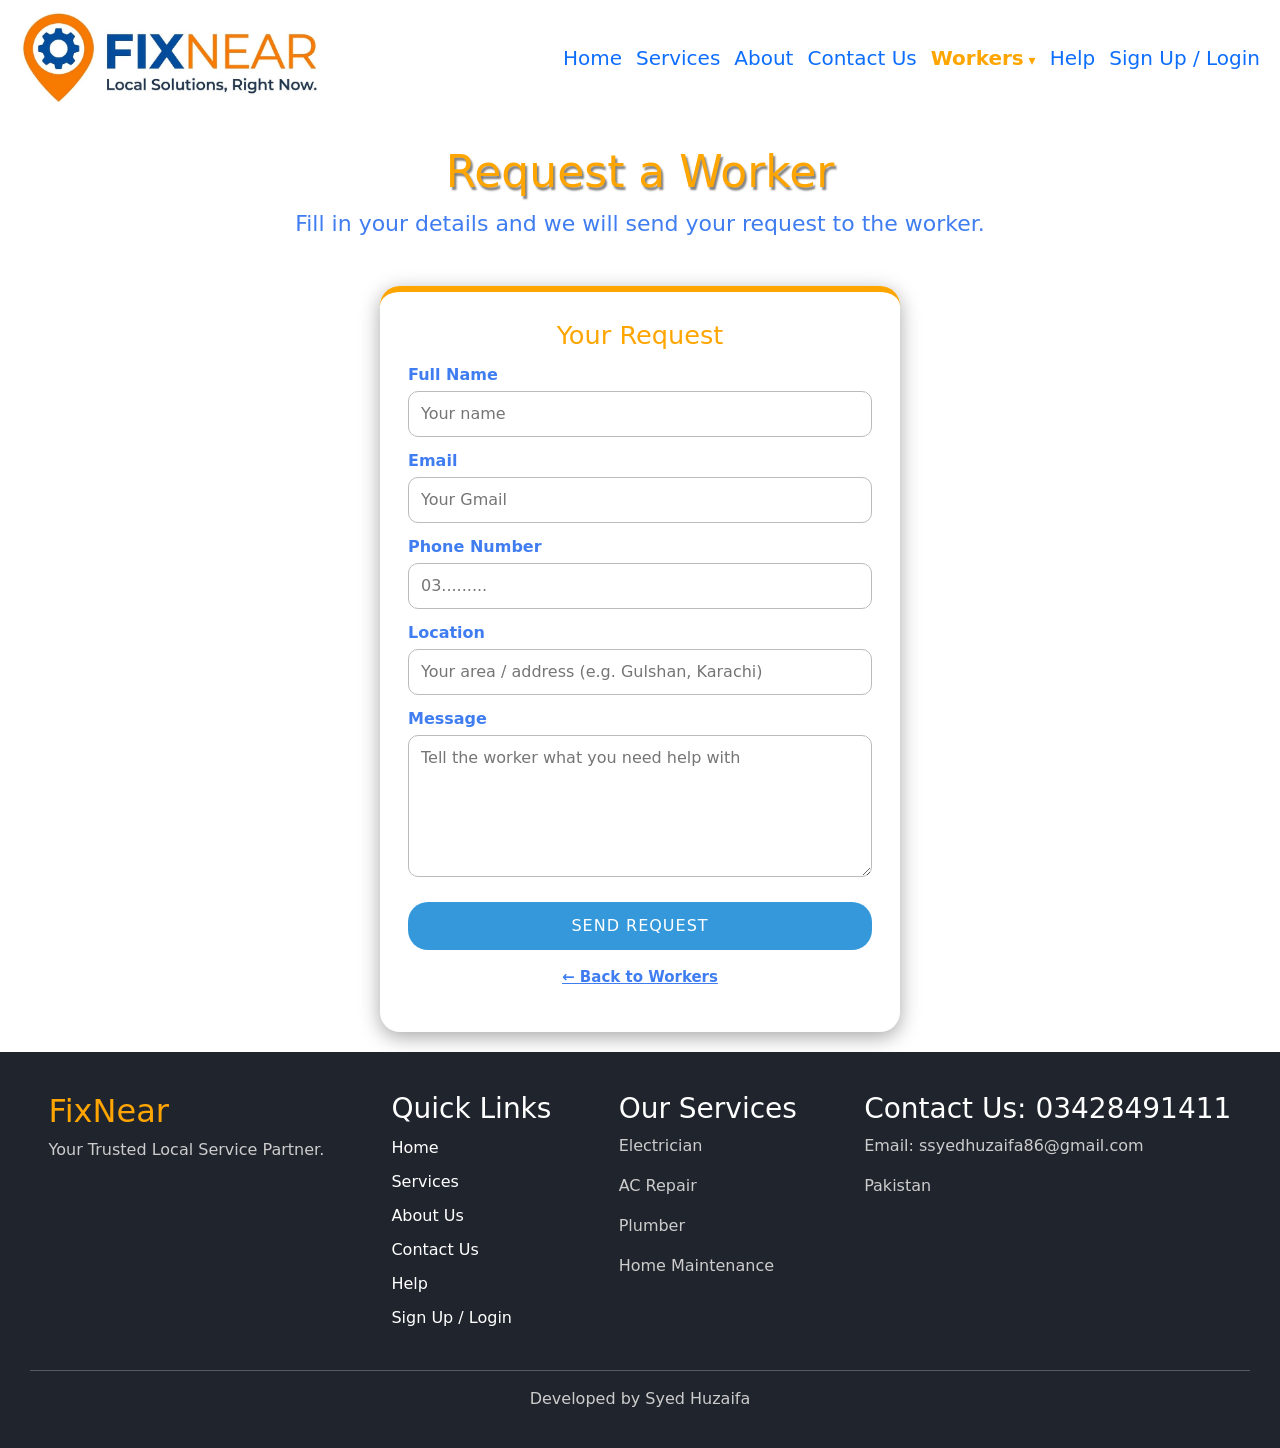
<file: request.html>
<!DOCTYPE html>
<html lang="en">

<head>
    <link href="https://cdn.jsdelivr.net/npm/bootstrap@5.3.8/dist/css/bootstrap.min.css" rel="stylesheet">
    <meta charset="UTF-8">
    <meta name="viewport" content="width=device-width, initial-scale=1.0">
    <meta name="color-scheme" content="light">
    <title>Request a Worker</title>
    <link rel="stylesheet" href="style.css?v=2">
    <script src="https://cdn.jsdelivr.net/npm/bootstrap@5.3.8/dist/js/bootstrap.bundle.min.js"></script>
    <script src="nav.js" defer></script>
    <script src="request.js" defer></script>
</head>

<body>

    <header class="header">
        <nav class="nav">
            <img src="header-logo.jpg" onclick="window.location.href='index.html'" alt="FixNear logo">
            <button class="nav-toggle" type="button" aria-label="Menu" aria-expanded="false" aria-controls="nav-links"><span class="dots"><i></i><i></i><i></i></span></button>
            <div class="nav-links" id="nav-links">
                <a href="index.html">Home</a>
                <a href="services.html">Services</a>
                <a href="about.html">About</a>
                <a href="contactus.html">Contact Us</a>
                <div class="nav-dropdown">
                    <a href="workers.html" class="nav-drop-link">Workers</a>
                    <div class="nav-submenu">
                        <a href="workers.html?service=Electrician">Electrician</a>
                        <a href="workers.html?service=Plumber">Plumber</a>
                        <a href="workers.html?service=Mechanic">Mechanic</a>
                        <a href="workers.html?service=AC%20Technician">AC Technician</a>
                    </div>
                </div>
                <a href="help.html">Help</a>
                <a href="account.html">Sign Up / Login</a>
            </div>
        </nav>
    </header>

    <section class="page-head">
        <h1>Request a Worker</h1>
        <p>Fill in your details and we will send your request to the worker.</p>
    </section>

    <p class="request-for" id="request-for" hidden></p>

    <form class="form-card" id="request-form" novalidate>
        <h2 class="form-card-title">Your Request</h2>

        <label for="rq-name">Full Name</label>
        <input type="text" id="rq-name" name="name" placeholder="Your name" autocomplete="name" required>

        <label for="rq-email">Email</label>
        <input type="email" id="rq-email" name="email" placeholder="Your Gmail" autocomplete="email" required>

        <label for="rq-phone">Phone Number</label>
        <input type="tel" id="rq-phone" name="phone" placeholder="03........." autocomplete="tel" required>

        <label for="rq-location">Location</label>
        <input type="text" id="rq-location" name="location" placeholder="Your area / address (e.g. Gulshan, Karachi)" autocomplete="street-address" required>

        <label for="rq-message">Message</label>
        <textarea id="rq-message" name="message" rows="5" placeholder="Tell the worker what you need help with" required></textarea>

        <p class="form-error" id="rq-error" role="alert" hidden></p>
        <button class="form-card-btn" type="submit">Send Request</button>
        <p class="form-success" id="rq-success" role="status" hidden>&#10003; Your request has been sent! The worker will contact you soon.</p>
        <p class="auth-link" id="rq-dash" hidden><a href="customer-dashboard.html">View my orders &rarr;</a></p>
        <p class="auth-link"><a href="workers.html">&larr; Back to Workers</a></p>
    </form>

    <footer class="footer">
    <div class="footer-container">

        <div>
            <h2>FixNear</h2>
            <p>Your Trusted Local Service Partner.</p>
        </div>

        <div>
            <h3>Quick Links</h3>
            <a href="home.html">Home</a>
            <a href="services.html">Services</a>
            <a href="about.html">About Us</a>
            <a href="contactus.html">Contact Us</a>
            <a href="help.html">Help</a>
            <a href="account.html">Sign Up / Login</a>
        </div>

        <div>
            <h3>Our Services</h3>
            <p>Electrician</p>
            <p>AC Repair</p>
            <p>Plumber</p>
            <p>Home Maintenance</p>
        </div>

        <div>
            <h3>Contact Us: 03428491411</h3>
            <p>Email: ssyedhuzaifa86@gmail.com</p>
            <p>Pakistan</p>
        </div>

    </div>

    <hr>

    <p class="copyright">Developed by Syed Huzaifa</p>
</footer>
</body>

</html>
</file>
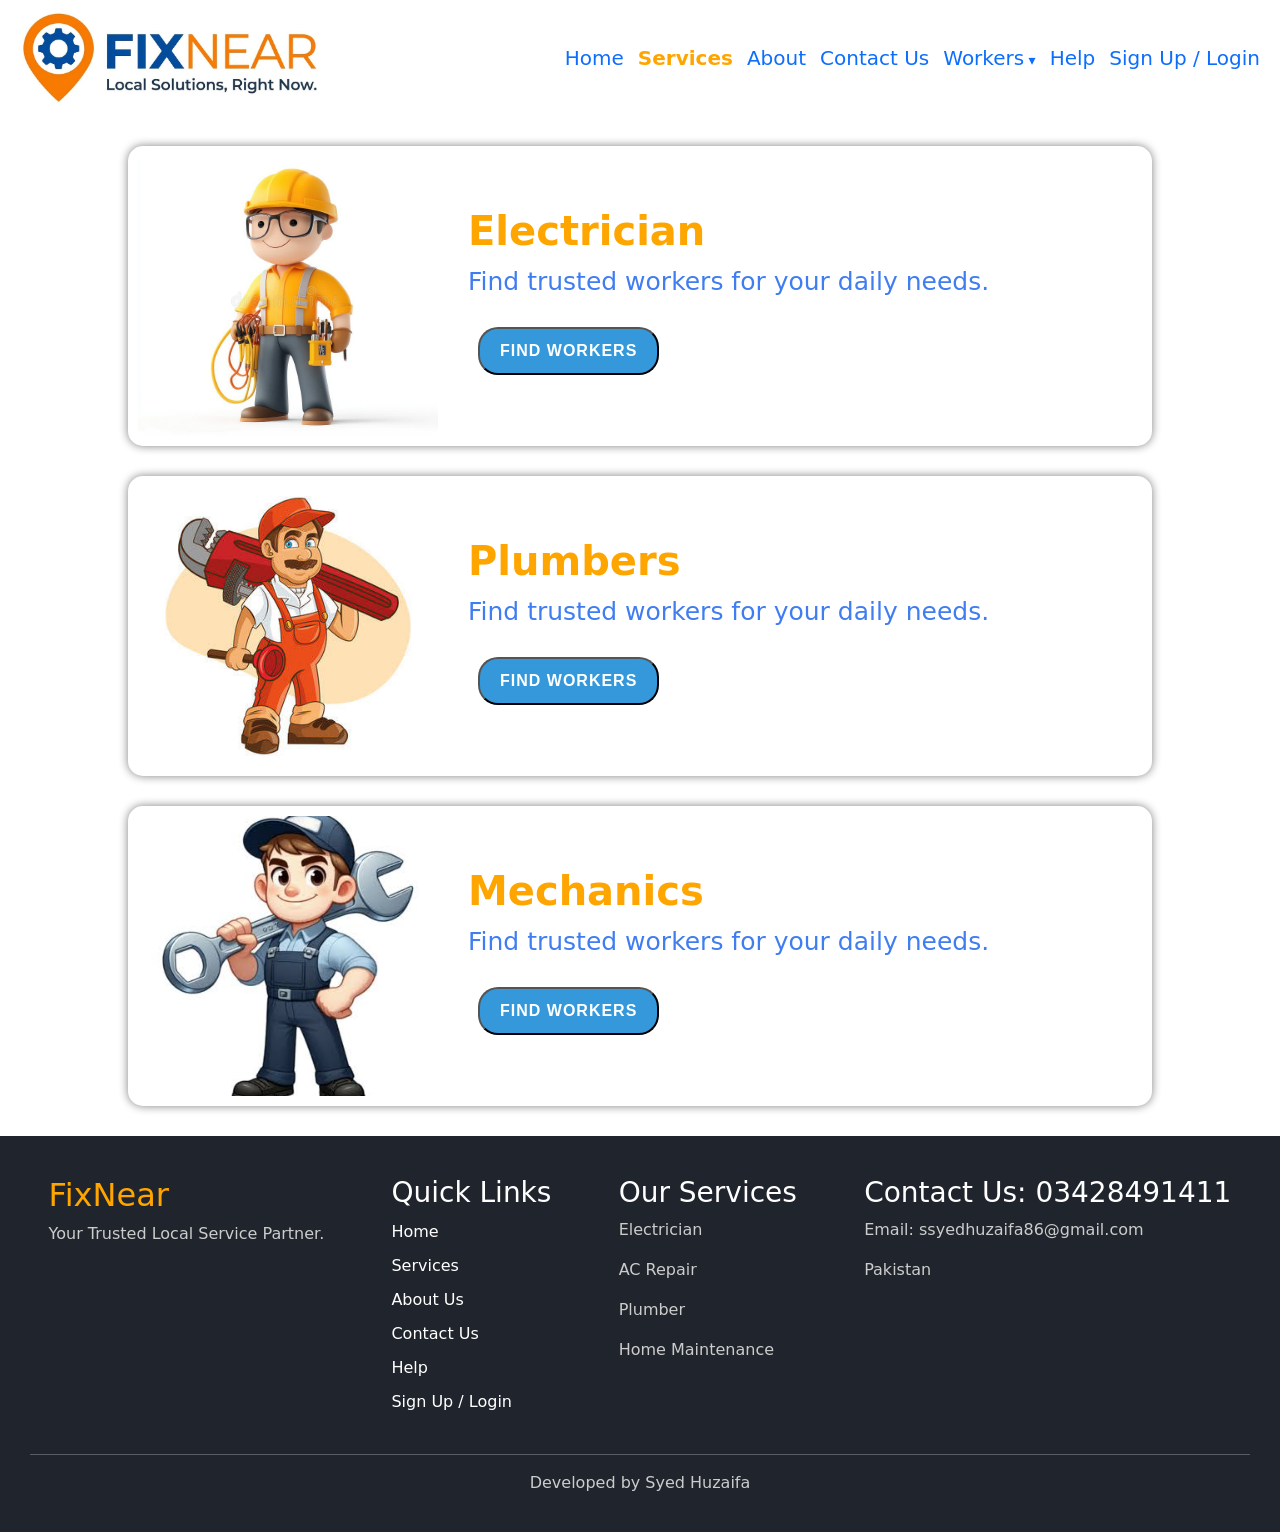
<file: services.html>
<!DOCTYPE html>
<html lang="en">

<head>
    <link href="https://cdn.jsdelivr.net/npm/bootstrap@5.3.8/dist/css/bootstrap.min.css" rel="stylesheet">
    <meta charset="UTF-8">
    <meta name="viewport" content="width=device-width, initial-scale=1.0">
    <meta name="color-scheme" content="light">
    <title>Services</title>
    <link rel="stylesheet" href="style.css?v=2">
    <script src="https://cdn.jsdelivr.net/npm/bootstrap@5.3.8/dist/js/bootstrap.bundle.min.js"></script>
    <script src="nav.js" defer></script>
</head>

<body>

    <header class="header">
        <nav class="nav">
            <img src="header-logo.jpg" onclick="window.location.href='index.html'" alt="FixNear logo">
            <button class="nav-toggle" type="button" aria-label="Menu" aria-expanded="false" aria-controls="nav-links"><span class="dots"><i></i><i></i><i></i></span></button>
            <div class="nav-links" id="nav-links">
                <a href="index.html">Home</a>
                <a href="services.html">Services</a>
                <a href="about.html">About</a>
                <a href="contactus.html">Contact Us</a>
                <div class="nav-dropdown">
                    <a href="workers.html" class="nav-drop-link">Workers</a>
                    <div class="nav-submenu">
                        <a href="workers.html?service=Electrician">Electrician</a>
                        <a href="workers.html?service=Plumber">Plumber</a>
                        <a href="workers.html?service=Mechanic">Mechanic</a>
                        <a href="workers.html?service=AC%20Technician">AC Technician</a>
                    </div>
                </div>
                <a href="help.html">Help</a>
                <a href="account.html">Sign Up / Login</a>
            </div>
        </nav>
    </header>
<div class="main-card">

    <img src="elec.jpg" alt="Worker">

    <div class="content">
        <h1 style="color: orange;"> <strong>Electrician</strong></h1>
        <p class="tagline">Find trusted workers for your daily needs.</p>
        <button class="button" onclick="window.location.href='workers.html'"><strong>Find Workers</strong></button>
    </div>
    

</div>

<div class="main-card">

    <img src="images.jpg" alt="Worker">

    <div class="content">
        <h1 style="color: orange;"><strong>Plumbers</strong></h1>
 <p class="tagline">Find trusted workers for your daily needs.</p>       
   <button class="button" onclick="window.location.href='workers.html'"><strong>Find Workers</strong></button>
    </div>
    

</div>

<div class="main-card">

    <img src="mechanics.jpg" alt="Worker">

    <div class="content">
        <h1 style="color: orange;"><strong>Mechanics</strong></h1>
 <p class="tagline">Find trusted workers for your daily needs.</p>       
   <button class="button" onclick="window.location.href='workers.html'"><strong>Find Workers</strong></button>
    </div>
    

</div>

   <footer class="footer">
    <div class="footer-container">

        <div>
            <h2>FixNear</h2>
            <p>Your Trusted Local Service Partner.</p>
        </div>

        <div>
            <h3>Quick Links</h3>
            <a href="home.html">Home</a>
            <a href="services.html">Services</a>
            <a href="about.html">About Us</a>
            <a href="contactus.html">Contact Us</a>
            <a href="help.html">Help</a>
            <a href="account.html">Sign Up / Login</a>
        </div>

        <div>
            <h3>Our Services</h3>
            <p>Electrician</p>
            <p>AC Repair</p>
            <p>Plumber</p>
            <p>Home Maintenance</p>
        </div>

        <div>
            <h3>Contact Us: 03428491411</h3>
            <p>Email: ssyedhuzaifa86@gmail.com</p>
            <p>Pakistan</p>
        </div>

    </div>

    <hr>

    <p class="copyright">Developed by Syed Huzaifa</p>
</footer>

</body>

</html>
</file>
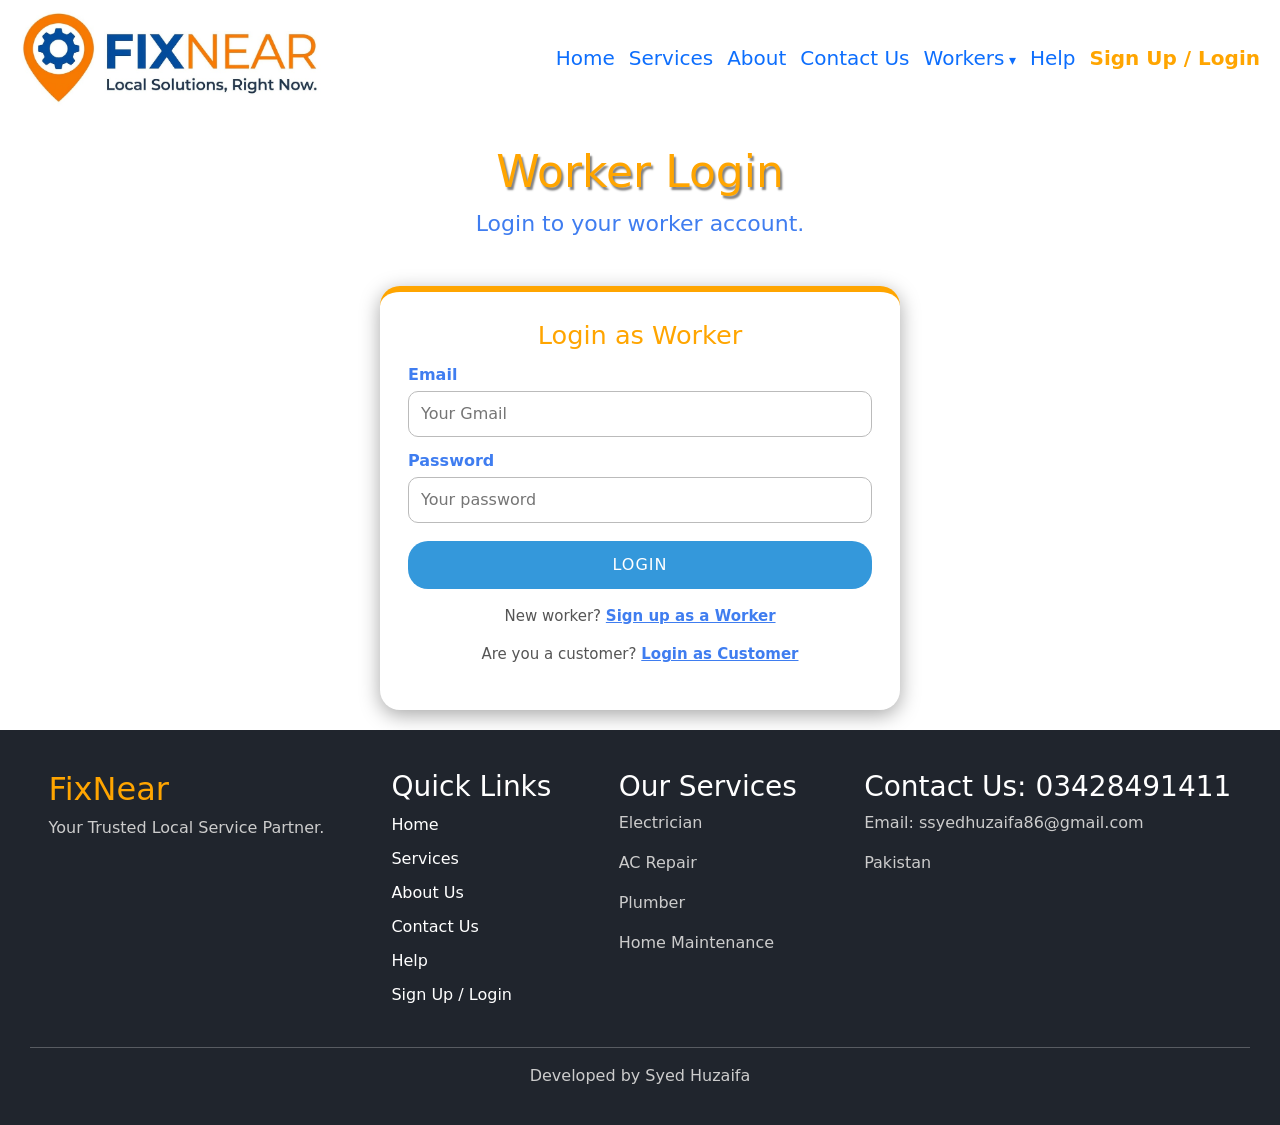
<file: worker-dashboard.html>
<!DOCTYPE html>
<html lang="en">

<head>
    <link href="https://cdn.jsdelivr.net/npm/bootstrap@5.3.8/dist/css/bootstrap.min.css" rel="stylesheet">
    <meta charset="UTF-8">
    <meta name="viewport" content="width=device-width, initial-scale=1.0">
    <meta name="color-scheme" content="light">
    <title>Worker Dashboard</title>
    <link rel="stylesheet" href="style.css?v=2">
    <script src="https://cdn.jsdelivr.net/npm/bootstrap@5.3.8/dist/js/bootstrap.bundle.min.js"></script>
    <script src="nav.js" defer></script>
    <script src="auth.js" defer></script>
    <script src="dashboard.js" defer></script>
</head>

<body>

    <header class="header">
        <nav class="nav">
            <img src="header-logo.jpg" onclick="window.location.href='index.html'" alt="FixNear logo">
            <button class="nav-toggle" type="button" aria-label="Menu" aria-expanded="false" aria-controls="nav-links"><span class="dots"><i></i><i></i><i></i></span></button>
            <div class="nav-links" id="nav-links">
                <a href="index.html">Home</a>
                <a href="services.html">Services</a>
                <a href="about.html">About</a>
                <a href="contactus.html">Contact Us</a>
                <div class="nav-dropdown">
                    <a href="workers.html" class="nav-drop-link">Workers</a>
                    <div class="nav-submenu">
                        <a href="workers.html?service=Electrician">Electrician</a>
                        <a href="workers.html?service=Plumber">Plumber</a>
                        <a href="workers.html?service=Mechanic">Mechanic</a>
                        <a href="workers.html?service=AC%20Technician">AC Technician</a>
                    </div>
                </div>
                <a href="help.html">Help</a>
                <a href="account.html">Sign Up / Login</a>
            </div>
        </nav>
    </header>

    <section class="page-head">
        <h1>Worker Dashboard</h1>
        <p>Your requests and completed jobs in one place.</p>
    </section>

    <main class="dash" id="dashboard" data-role="worker">
        <div id="dash-content"></div>
    </main>

    <footer class="footer">
    <div class="footer-container">

        <div>
            <h2>FixNear</h2>
            <p>Your Trusted Local Service Partner.</p>
        </div>

        <div>
            <h3>Quick Links</h3>
            <a href="home.html">Home</a>
            <a href="services.html">Services</a>
            <a href="about.html">About Us</a>
            <a href="contactus.html">Contact Us</a>
            <a href="help.html">Help</a>
            <a href="account.html">Sign Up / Login</a>
        </div>

        <div>
            <h3>Our Services</h3>
            <p>Electrician</p>
            <p>AC Repair</p>
            <p>Plumber</p>
            <p>Home Maintenance</p>
        </div>

        <div>
            <h3>Contact Us: 03428491411</h3>
            <p>Email: ssyedhuzaifa86@gmail.com</p>
            <p>Pakistan</p>
        </div>

    </div>

    <hr>

    <p class="copyright">Developed by Syed Huzaifa</p>
</footer>
</body>

</html>
</file>
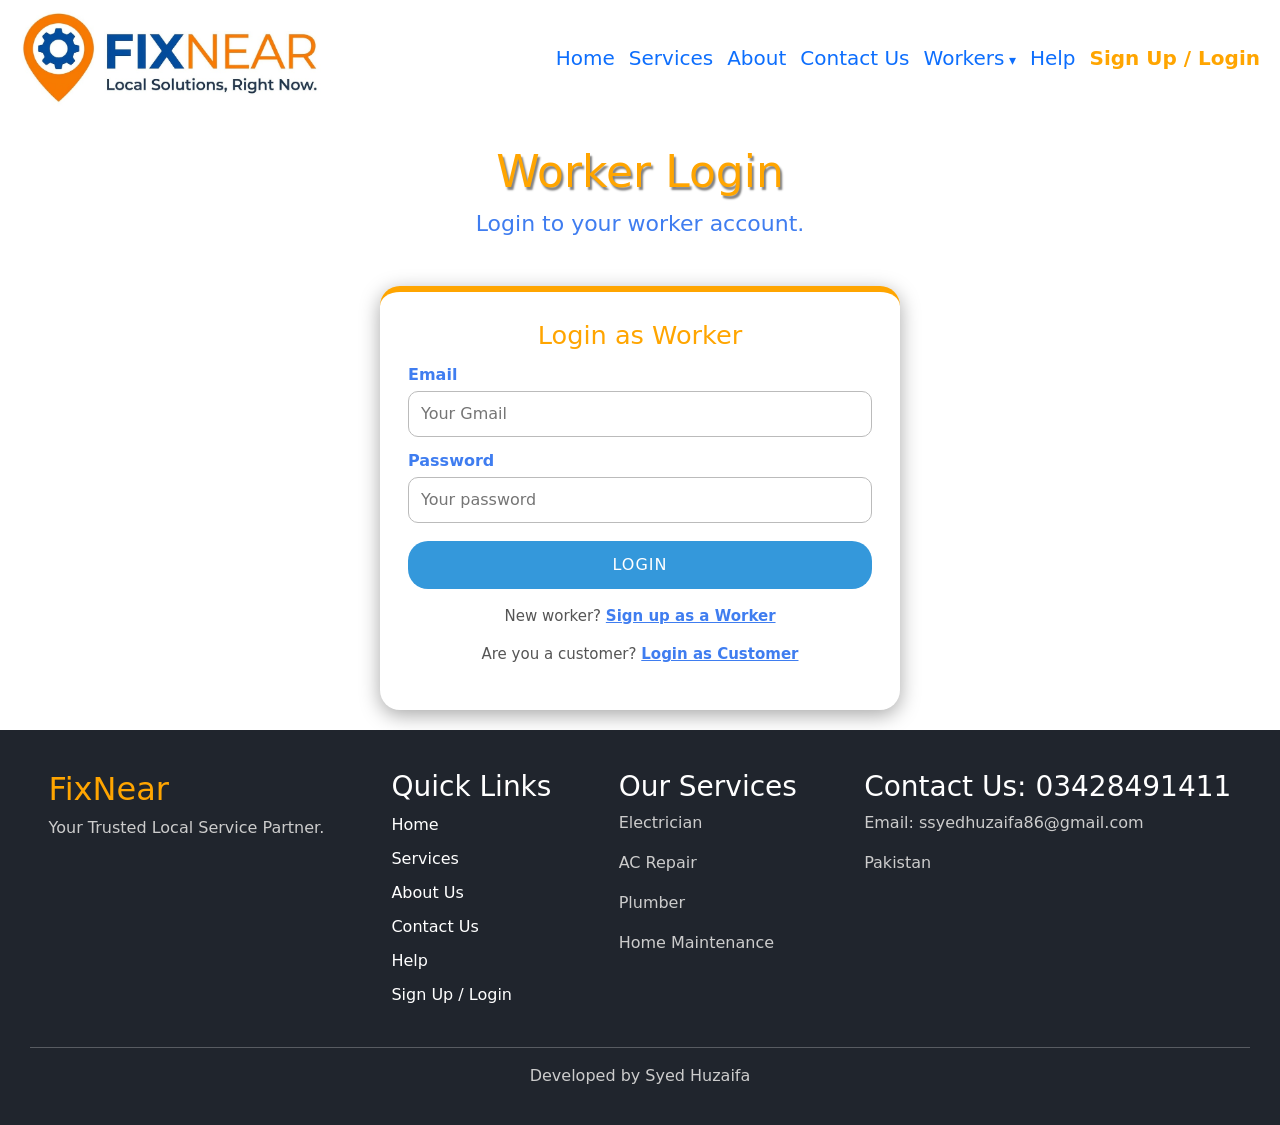
<file: worker-login.html>
<!DOCTYPE html>
<html lang="en">

<head>
    <link href="https://cdn.jsdelivr.net/npm/bootstrap@5.3.8/dist/css/bootstrap.min.css" rel="stylesheet">
    <meta charset="UTF-8">
    <meta name="viewport" content="width=device-width, initial-scale=1.0">
    <meta name="color-scheme" content="light">
    <title>Worker Login</title>
    <link rel="stylesheet" href="style.css?v=2">
    <script src="https://cdn.jsdelivr.net/npm/bootstrap@5.3.8/dist/js/bootstrap.bundle.min.js"></script>
    <script src="nav.js" defer></script>
    <script src="auth.js" defer></script>
    <script src="worker-login.js" defer></script>
</head>

<body>

    <header class="header">
        <nav class="nav">
            <img src="header-logo.jpg" onclick="window.location.href='index.html'" alt="FixNear logo">
            <button class="nav-toggle" type="button" aria-label="Menu" aria-expanded="false" aria-controls="nav-links"><span class="dots"><i></i><i></i><i></i></span></button>
            <div class="nav-links" id="nav-links">
                <a href="index.html">Home</a>
                <a href="services.html">Services</a>
                <a href="about.html">About</a>
                <a href="contactus.html">Contact Us</a>
                <div class="nav-dropdown">
                    <a href="workers.html" class="nav-drop-link">Workers</a>
                    <div class="nav-submenu">
                        <a href="workers.html?service=Electrician">Electrician</a>
                        <a href="workers.html?service=Plumber">Plumber</a>
                        <a href="workers.html?service=Mechanic">Mechanic</a>
                        <a href="workers.html?service=AC%20Technician">AC Technician</a>
                    </div>
                </div>
                <a href="help.html">Help</a>
                <a href="account.html">Sign Up / Login</a>
            </div>
        </nav>
    </header>

    <section class="page-head">
        <h1>Worker Login</h1>
        <p>Login to your worker account.</p>
    </section>

    <form class="form-card" id="worker-login-form" novalidate>
        <h2 class="form-card-title">Login as Worker</h2>

        <label for="wl-email">Email</label>
        <input type="email" id="wl-email" name="email" placeholder="Your Gmail" autocomplete="username" required>

        <label for="wl-pass">Password</label>
        <input type="password" id="wl-pass" name="password" placeholder="Your password" autocomplete="current-password" required>

        <p class="form-error" id="wlogin-err" role="alert" hidden></p>
        <button class="form-card-btn" type="submit">Login</button>
        <p class="form-success" id="wlogin-ok" role="status" hidden></p>

        <p class="auth-link">New worker? <a href="register.html">Sign up as a Worker</a></p>
        <p class="auth-link">Are you a customer? <a href="customer-login.html">Login as Customer</a></p>
    </form>
    <footer class="footer">
    <div class="footer-container">

        <div>
            <h2>FixNear</h2>
            <p>Your Trusted Local Service Partner.</p>
        </div>

        <div>
            <h3>Quick Links</h3>
            <a href="home.html">Home</a>
            <a href="services.html">Services</a>
            <a href="about.html">About Us</a>
            <a href="contactus.html">Contact Us</a>
            <a href="help.html">Help</a>
            <a href="account.html">Sign Up / Login</a>
        </div>

        <div>
            <h3>Our Services</h3>
            <p>Electrician</p>
            <p>AC Repair</p>
            <p>Plumber</p>
            <p>Home Maintenance</p>
        </div>

        <div>
            <h3>Contact Us: 03428491411</h3>
            <p>Email: ssyedhuzaifa86@gmail.com</p>
            <p>Pakistan</p>
        </div>

    </div>

    <hr>

    <p class="copyright">Developed by Syed Huzaifa</p>
</footer>
</body>

</html>
</file>
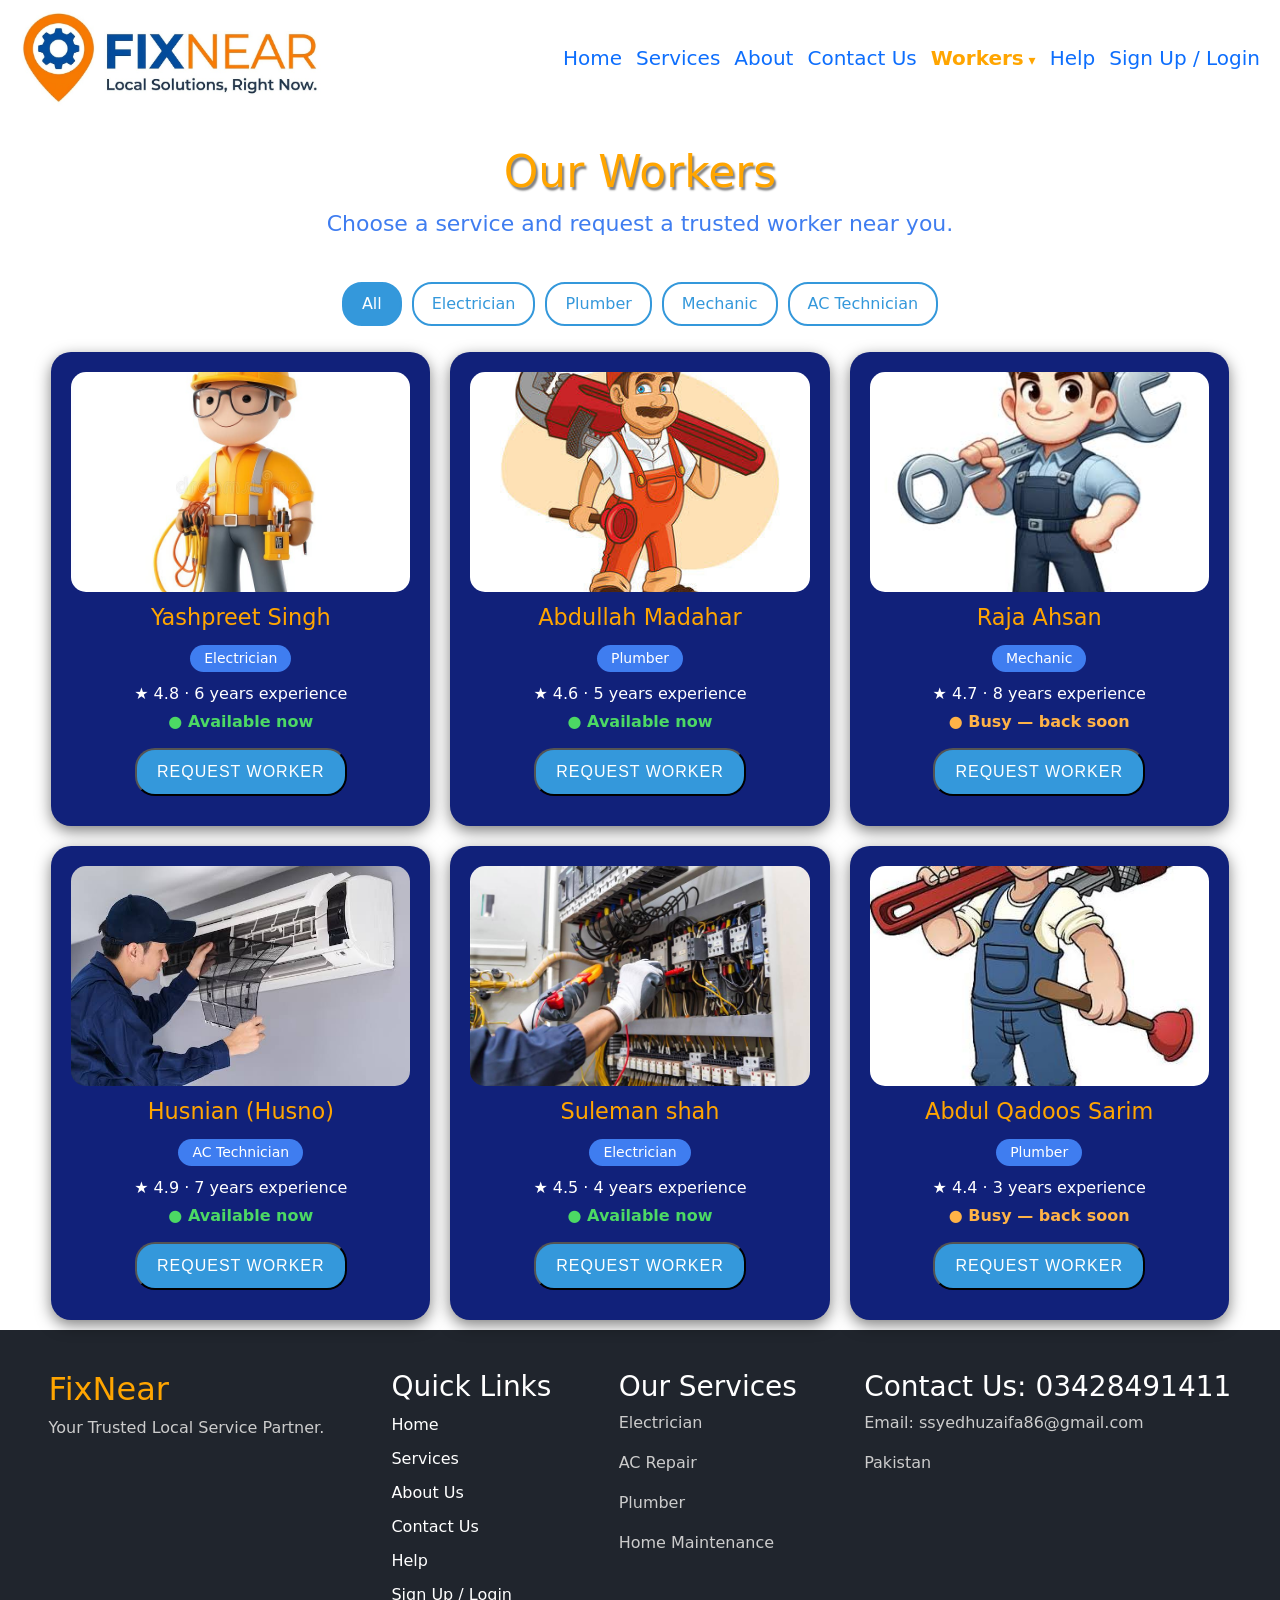
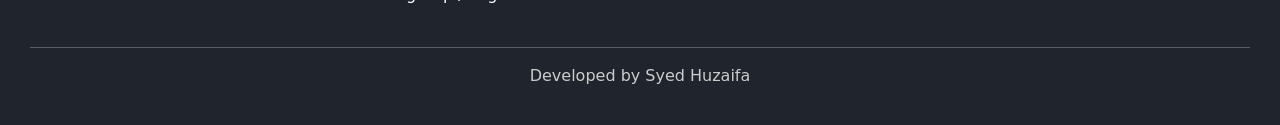
<file: workers.html>
<!DOCTYPE html>
<html lang="en">

<head>
    <link href="https://cdn.jsdelivr.net/npm/bootstrap@5.3.8/dist/css/bootstrap.min.css" rel="stylesheet">
    <meta charset="UTF-8">
    <meta name="viewport" content="width=device-width, initial-scale=1.0">
    <meta name="color-scheme" content="light">
    <title>Workers</title>
    <link rel="stylesheet" href="style.css?v=2">
    <script src="https://cdn.jsdelivr.net/npm/bootstrap@5.3.8/dist/js/bootstrap.bundle.min.js"></script>
    <script src="nav.js" defer></script>
    <script src="workers.js" defer></script>
</head>

<body>

    <header class="header">
        <nav class="nav">
            <img src="header-logo.jpg" onclick="window.location.href='index.html'" alt="FixNear logo">
            <button class="nav-toggle" type="button" aria-label="Menu" aria-expanded="false" aria-controls="nav-links"><span class="dots"><i></i><i></i><i></i></span></button>
            <div class="nav-links" id="nav-links">
                <a href="index.html">Home</a>
                <a href="services.html">Services</a>
                <a href="about.html">About</a>
                <a href="contactus.html">Contact Us</a>
                <div class="nav-dropdown">
                    <a href="workers.html" class="nav-drop-link">Workers</a>
                    <div class="nav-submenu">
                        <a href="workers.html?service=Electrician">Electrician</a>
                        <a href="workers.html?service=Plumber">Plumber</a>
                        <a href="workers.html?service=Mechanic">Mechanic</a>
                        <a href="workers.html?service=AC%20Technician">AC Technician</a>
                    </div>
                </div>
                <a href="help.html">Help</a>
                <a href="account.html">Sign Up / Login</a>
            </div>
        </nav>
    </header>

    <section class="page-head">
        <h1>Our Workers</h1>
        <p>Choose a service and request a trusted worker near you.</p>
    </section>

    <div class="filters" id="filters">
        <button type="button" class="filter-btn active" data-filter="all">All</button>
        <button type="button" class="filter-btn" data-filter="Electrician">Electrician</button>
        <button type="button" class="filter-btn" data-filter="Plumber">Plumber</button>
        <button type="button" class="filter-btn" data-filter="Mechanic">Mechanic</button>
        <button type="button" class="filter-btn" data-filter="AC Technician">AC Technician</button>
    </div>

    <div class="workers-grid" id="workers-grid">

        <div class="worker-card" data-type="Electrician">
            <img src="elec.jpg" alt="Electrician worker">
            <h2>Yashpreet Singh</h2>
            <span class="badge-type">Electrician</span>
            <p class="meta">&#9733; 4.8 &middot; 6 years experience</p>
            <p class="status available">&#9679; Available now</p>
            <button class="button" type="button" onclick="window.location.href='request.html?worker=Yashpreet%20Singh&service=Electrician'">Request Worker</button>
        </div>

        <div class="worker-card" data-type="Plumber">
            <img src="images.jpg" alt="Plumber worker">
            <h2>Abdullah Madahar</h2>
            <span class="badge-type">Plumber</span>
            <p class="meta">&#9733; 4.6 &middot; 5 years experience</p>
            <p class="status available">&#9679; Available now</p>
            <button class="button" type="button" onclick="window.location.href='request.html?worker=Abdullah%20Madahar&service=Plumber'">Request Worker</button>
        </div>

        <div class="worker-card" data-type="Mechanic">
            <img src="mechanics.jpg" alt="Mechanic worker">
            <h2>Raja Ahsan</h2>
            <span class="badge-type">Mechanic</span>
            <p class="meta">&#9733; 4.7 &middot; 8 years experience</p>
            <p class="status busy">&#9679; Busy &mdash; back soon</p>
            <button class="button" type="button" onclick="window.location.href='request.html?worker=Raja%20Ahsan&service=Mechanic'">Request Worker</button>
        </div>

        <div class="worker-card" data-type="AC Technician">
            <img src="AC.jpg" alt="AC technician worker">
            <h2>Husnian (Husno) </h2>
            <span class="badge-type">AC Technician</span>
            <p class="meta">&#9733; 4.9 &middot; 7 years experience</p>
            <p class="status available">&#9679; Available now</p>
            <button class="button" type="button" onclick="window.location.href='request.html?worker=Husnian%20%28Husno%29&service=AC%20Technician'">Request Worker</button>
        </div>

        <div class="worker-card" data-type="Electrician">
            <img src="ati_blog_electrical-technician_hero.jpg" alt="Electrician at work">
            <h2>Suleman shah</h2>
            <span class="badge-type">Electrician</span>
            <p class="meta">&#9733; 4.5 &middot; 4 years experience</p>
            <p class="status available">&#9679; Available now</p>
            <button class="button" type="button" onclick="window.location.href='request.html?worker=Suleman%20shah&service=Electrician'">Request Worker</button>
        </div>

        <div class="worker-card" data-type="Plumber">
            <img src="plumber2.jpg" alt="Plumber worker">
            <h2>Abdul Qadoos Sarim</h2>
            <span class="badge-type">Plumber</span>
            <p class="meta">&#9733; 4.4 &middot; 3 years experience</p>
            <p class="status busy">&#9679; Busy &mdash; back soon</p>
            <button class="button" type="button" onclick="window.location.href='request.html?worker=Abdul%20Qadoos%20Sarim&service=Plumber'">Request Worker</button>
        </div>

    </div>

    <p class="no-results" id="no-results" hidden>No workers found for this service right now.</p>

    <footer class="footer">
    <div class="footer-container">

        <div>
            <h2>FixNear</h2>
            <p>Your Trusted Local Service Partner.</p>
        </div>

        <div>
            <h3>Quick Links</h3>
            <a href="home.html">Home</a>
            <a href="services.html">Services</a>
            <a href="about.html">About Us</a>
            <a href="contactus.html">Contact Us</a>
            <a href="help.html">Help</a>
            <a href="account.html">Sign Up / Login</a>
        </div>

        <div>
            <h3>Our Services</h3>
            <p>Electrician</p>
            <p>AC Repair</p>
            <p>Plumber</p>
            <p>Home Maintenance</p>
        </div>

        <div>
            <h3>Contact Us: 03428491411</h3>
            <p>Email: ssyedhuzaifa86@gmail.com</p>
            <p>Pakistan</p>
        </div>

    </div>

    <hr>

    <p class="copyright">Developed by Syed Huzaifa</p>
</footer>

</body>

</html>
</file>
<file: style.css>
* {
    margin: 0;
    padding: 0;
    box-sizing: border-box;
}

html {
    -webkit-text-size-adjust: 100%;
}

html,
body {
    max-width: 100%;
    overflow-x: hidden;
}

img,
video {
    max-width: 100%;
}

.header {
    width: 100%;
}

.nav {
    display: flex;
    align-items: center;
    width: 100%;
    padding: 10px 20px;
    flex-wrap: nowrap;
}

.nav img {
    height: 6em;
    width: auto;
    margin-right: auto;
    flex-shrink: 0;
    cursor: pointer;
}

.nav-links {
    display: flex;
    align-items: center;
    gap: 14px;
}

.nav-links a {
    text-decoration: none;
    font-size: 20px;
    white-space: nowrap;
}

.nav-links a.active {
    color: orange;
    font-weight: bold;
}

.nav-toggle {
    display: none;
}

.intro {
    text-align: left;
    padding: 40px;
    overflow: hidden;
}

.intro h1 {
    color: orange;
    font-size: clamp(32px, 8vw, 50px);
    text-shadow: 2px 3px 2px gray;
    animation: slide 2s ease-out;
}

@keyframes slide {
    from {
        transform: translateX(-300px);
        opacity: 0;
    }

    to {
        transform: translateX(0);
        opacity: 1;
    }
}

.intro h2 {
    color: rgb(63, 125, 240);
    font-size: clamp(22px, 5.5vw, 45px);

}

.intro h4 {
    color: gray;
    font-size: clamp(15px, 3.6vw, 25px);
}

.cards-container {
    display: grid;
    grid-template-columns: 1fr 1fr;
    gap: 20px;
    width: 95%;
    margin: auto;
}

.card {
    background-color: rgb(17, 33, 122);
    padding: 30px;
    text-align: left;
    border-radius: 20px;
    box-shadow: 0px 5px 15px rgba(0, 0, 0, 0.5);
    transition: 0.3s;
}

.card:hover {
    transform: scale(1.01);
    box-shadow: 0px 5px 15px gray;
}

.img {
    display: block;
    width: 100%;
    height: auto;
    margin-bottom: 14px;
    border-radius: 20px;
    border-color: aliceblue;
}

.button,
.button3 {
    border-radius: 20px;
    font-family: 'Lato', sans-serif;
    font-size: inherit;
    cursor: pointer;
    padding: 10px 20px;
    display: inline-block;
    margin: 10px;
    text-transform: uppercase;
    letter-spacing: 1px;
    font-weight: 400;
    outline: none;
    position: relative;
    background: #3498db;
    color: #fff;
    transition: all 0.3s;
}

.button:hover,
.button3:hover {
    background: #2980b9;
}

.button:active,
.button3:active {
    background: #2980b9;
    top: 2px;
}

.button1 {
    color: rgb(255, 255, 255);
    background-color: gray;
    padding: 6px;
    width: 200px;
    max-width: 100%;
    border-radius: 10px;
}

.pop {
    padding: 20px;
    text-align: center;
}

.motive {
    padding: 0 20px 20px;
}

.video-container {
    display: flex;
    flex-direction: column;
    align-items: center;
    gap: 15px;
    margin: 30px auto;
    padding: 0 16px;
}

.video-container video {
    width: 70%;
    height: 400px;
    object-fit: cover;
    border-radius: 15px;
}

.main-card {
    display: flex;
    align-items: center;
    gap: 30px;
    padding: 10px;
    width: 80%;
    margin: 30px auto;
    box-shadow: 0px 0px 10px gray;
    border-radius: 15px;
    transition: 0.3s;
}

.main-card:hover {
    transform: scale(1.03);
    box-shadow: 0px 5px 20px gray;
}

.main-card img {
    width: 300px;
    height: 280px;
    object-fit: cover;
    border-radius: 10px;
}

.content {
    flex: 1;
    min-width: 0;
}

.tagline {
    color: rgb(63, 125, 240);
    font-size: 25px;
}

.about-data h1 {
    color: orange;
    text-align: left;
    padding: 20px;
}

.about-data h3 {
    color: rgb(63, 125, 240);
    text-align: left;
    padding: 20px;
}

@media screen and (max-width: 900px) {

    .nav {
        flex-wrap: wrap;
        padding: 8px 16px;
    }

    .nav img {
        height: 2.8em;
        margin-right: auto;
    }

    .nav-toggle {
        display: inline-flex;
        align-items: center;
        justify-content: center;
        width: 44px;
        height: 44px;
        flex-shrink: 0;
        border: 0;
        border-radius: 50%;
        background: #3498db;
        cursor: pointer;
        transition: background 0.3s;
        -webkit-tap-highlight-color: transparent;
    }

    .nav-toggle:hover {
        background: #2980b9;
    }

    .nav-toggle .dots {
        display: flex;
        flex-direction: column;
        align-items: center;
        gap: 4px;
        transition: transform 0.3s;
    }

    .nav-toggle .dots i {
        display: block;
        width: 5px;
        height: 5px;
        border-radius: 50%;
        background: #fff;
    }

    .nav-toggle[aria-expanded="true"] {
        background: #2980b9;
    }

    .nav-toggle[aria-expanded="true"] .dots {
        transform: rotate(90deg);
    }

    .nav {
        position: relative;
    }

    .nav-links {
        display: none;
        flex-direction: column;
        align-items: stretch;
        gap: 0;
        position: absolute;
        top: calc(100% - 4px);
        right: 16px;
        width: min(260px, calc(100% - 32px));
        z-index: 1000;
        background: #fff;
        border-radius: 15px;
        box-shadow: 0px 8px 24px rgba(0, 0, 0, 0.35);
        overflow-x: hidden;
        overflow-y: auto;
        max-height: calc(100vh - 80px);
    }

    .nav-links.open {
        display: flex;
    }

    .nav-links a {
        padding: 14px 20px;
        font-size: 18px;
        border-bottom: 1px solid #e6e6e6;
    }

    .nav-links a:last-child {
        border-bottom: 0;
    }

    .nav-links a:hover {
        background: #f2f6ff;
    }

    .video-container video {
        width: 60%;
    }
}

@media screen and (max-width: 768px) {

    .intro {
        padding: 25px 16px;
        text-align: center;
    }

    .intro h4 br {
        display: none;
    }

    .cards-container {
        grid-template-columns: 1fr;
        width: 92%;
        gap: 16px;
    }

    .card {
        padding: 20px;
    }

    .card h1 {
        font-size: 1.15rem;
        line-height: 1.5;
    }

    .card h1 br {
        display: none;
    }

    .card .button {
        width: 100%;
        margin: 10px 0 0;
    }

    .motive h1 {
        font-size: 1.6rem;
    }

    .motive h2 {
        font-size: 1.05rem;
        line-height: 1.6;
    }

    .video-container {
        padding: 0 12px;
    }

    .video-container h1 {
        font-size: 1.6rem;
    }

    .video-container h3 {
        font-size: 1rem;
        text-align: center;
    }

    .video-container video {
        width: 100%;
        height: auto;
        aspect-ratio: 16 / 9;
    }

    .main-card {
        flex-direction: column;
        width: 92%;
        gap: 15px;
        padding: 12px;
    }

    .main-card:hover {
        transform: none;
    }

    .main-card img {
        width: 100%;
        height: 220px;
    }

    .content {
        width: 100%;
        text-align: center;
    }

    .tagline {
        font-size: 18px;
    }

    .about-data h1 {
        font-size: 1.5rem;
        padding: 16px 16px 4px;
    }

    .about-data h3 {
        font-size: 1.05rem;
        line-height: 1.6;
        padding: 6px 16px 16px;
    }
}

@media screen and (max-width: 480px) {

    .nav img {
        height: 2.4em;
    }

    .intro {
        padding: 20px 12px;
    }

    .button,
    .button3 {
        font-size: 14px;
        padding: 10px 16px;
    }

    .main-card img {
        height: 190px;
    }
}

.page-head {
    text-align: center;
    padding: 30px 16px 10px;
}

.page-head h1 {
    color: orange;
    font-size: clamp(28px, 6vw, 44px);
    text-shadow: 2px 3px 2px gray;
}

.page-head p {
    color: rgb(63, 125, 240);
    font-size: clamp(15px, 3vw, 22px);
    margin-top: 8px;
}

.about-data ul {
    padding-left: 40px;
}

.about-data li {
    margin-bottom: 8px;
}

.filters {
    display: flex;
    flex-wrap: wrap;
    justify-content: center;
    gap: 10px;
    padding: 16px;
}

.filter-btn {
    border: 2px solid #3498db;
    background: #fff;
    color: #3498db;
    border-radius: 20px;
    padding: 8px 18px;
    font-size: 16px;
    cursor: pointer;
    transition: all 0.3s;
}

.filter-btn:hover,
.filter-btn.active {
    background: #3498db;
    color: #fff;
}

.workers-grid {
    display: grid;
    grid-template-columns: repeat(3, 1fr);
    gap: 20px;
    width: 92%;
    max-width: 1200px;
    margin: 10px auto;
}

.worker-card {
    background-color: rgb(17, 33, 122);
    padding: 20px;
    text-align: center;
    border-radius: 20px;
    box-shadow: 0px 5px 15px rgba(0, 0, 0, 0.5);
    transition: 0.3s;
}

.worker-card[hidden] {
    display: none;
}

.worker-card:hover {
    transform: scale(1.02);
    box-shadow: 0px 5px 15px gray;
}

.worker-card img {
    width: 100%;
    height: 220px;
    object-fit: cover;
    border-radius: 15px;
    margin-bottom: 12px;
    background: #fff;
}

.worker-card h2 {
    color: orange;
    font-size: 1.4rem;
}

.badge-type {
    display: inline-block;
    margin: 6px 0;
    padding: 3px 14px;
    border-radius: 20px;
    background: rgb(63, 125, 240);
    color: #fff;
    font-size: 14px;
}

.worker-card .meta {
    color: #fff;
    margin: 4px 0;
}

.worker-card .status {
    margin: 4px 0;
    font-weight: bold;
}

.status.available { color: #4cd964; }
.status.busy { color: #ffb347; }

.no-results {
    text-align: center;
    color: rgb(63, 125, 240);
    font-size: 20px;
    padding: 20px;
}

.contact-wrap {
    display: grid;
    grid-template-columns: 1fr 1.4fr;
    gap: 24px;
    width: 92%;
    max-width: 1100px;
    margin: 20px auto;
}

.contact-info {
    display: flex;
    flex-direction: column;
    gap: 16px;
}

.info-box {
    background-color: rgb(17, 33, 122);
    border-radius: 15px;
    padding: 18px 20px;
    box-shadow: 0px 5px 15px rgba(0, 0, 0, 0.5);
}

.info-box h3 {
    color: orange;
    font-size: 1.15rem;
}

.info-box p {
    color: #fff;
    margin: 4px 0 0;
    overflow-wrap: anywhere;
}

.contact-form {
    padding: 24px;
    border-radius: 15px;
    box-shadow: 0px 0px 10px gray;
}

.contact-form label {
    display: block;
    margin: 12px 0 4px;
    color: rgb(63, 125, 240);
    font-weight: bold;
}

.contact-form input,
.contact-form select,
.contact-form textarea {
    width: 100%;
    padding: 10px 12px;
    border: 1px solid #bbb;
    border-radius: 10px;
    font-size: 16px;
    font-family: inherit;
}

.contact-form input:focus,
.contact-form select:focus,
.contact-form textarea:focus {
    outline: 2px solid #3498db;
    border-color: #3498db;
}

.send-btn {
    margin: 16px 0 0;
}

.form-error {
    color: #d93025;
    margin-top: 12px;
    font-weight: bold;
}

.form-success {
    color: #1e8e3e;
    margin-top: 12px;
    font-weight: bold;
}

[hidden] {
    display: none !important;
}

@media screen and (max-width: 900px) {
    .workers-grid { grid-template-columns: 1fr 1fr; }
}

@media screen and (max-width: 768px) {
    .contact-wrap { grid-template-columns: 1fr; }
    .contact-form { padding: 16px; }
    .send-btn { width: 100%; }
}

@media screen and (max-width: 560px) {
    .workers-grid { grid-template-columns: 1fr; }
    .worker-card img { height: 200px; }
    .filter-btn { padding: 7px 14px; font-size: 14px; }
}

.footer {
    background-color: #20252d;
    color: white;
    padding: 40px 30px 15px;
}

.footer-container {
    display: flex;
    justify-content: space-around;
    flex-wrap: wrap;
    gap: 30px;
}

.footer-container div {
    min-width: 150px;
}

.footer h2 {
    color: orange;
}

.footer a {
    display: block;
    color: white;
    text-decoration: none;
    margin: 10px 0;
}

.footer a:hover {
    color: orange;
}

.footer p {
    color: #ccc;
}

.footer hr {
    margin-top: 30px;
}

.copyright {
    text-align: center;
    margin-top: 14px;
    padding-bottom: 6px;
    color: #ccc;
}

[hidden] { display: none !important; }

.form-card {
    width: 92%;
    max-width: 520px;
    margin: 20px auto;
    padding: 28px;
    background: #fff;
    border-radius: 20px;
    box-shadow: 0px 5px 20px rgba(0, 0, 0, 0.35);
    border-top: 6px solid orange;
}

.form-card-title {
    color: orange;
    text-align: center;
    font-size: 1.6rem;
    margin-bottom: 8px;
}

.form-card label {
    display: block;
    margin: 12px 0 4px;
    color: rgb(63, 125, 240);
    font-weight: bold;
}

.form-card input,
.form-card select,
.form-card textarea {
    width: 100%;
    padding: 10px 12px;
    border: 1px solid #bbb;
    border-radius: 10px;
    font-size: 16px;
    font-family: inherit;
    background: #fff;
}

.form-card input:focus,
.form-card select:focus,
.form-card textarea:focus {
    outline: 2px solid #3498db;
    border-color: #3498db;
}

.form-card-btn {
    display: block;
    width: 100%;
    margin-top: 18px;
    padding: 12px 20px;
    border: 0;
    border-radius: 20px;
    background: #3498db;
    color: #fff;
    font-size: 16px;
    letter-spacing: 1px;
    text-transform: uppercase;
    cursor: pointer;
    transition: background 0.3s;
}

.form-card-btn:hover { background: #2980b9; }

.form-card .form-error {
    color: #d93025;
    margin-top: 12px;
    font-weight: bold;
}

.form-card .form-success {
    color: #1e8e3e;
    margin-top: 12px;
    font-weight: bold;
}

@media screen and (max-width: 480px) {
    .form-card {
        padding: 18px;
        border-radius: 15px;
    }
}

.worker-avatar {
    width: 100%;
    height: 220px;
    border-radius: 15px;
    margin-bottom: 12px;
    background: linear-gradient(135deg, rgb(63, 125, 240), orange);
    color: #fff;
    font-size: 90px;
    font-weight: bold;
    display: flex;
    align-items: center;
    justify-content: center;
}

@media screen and (max-width: 560px) {
    .worker-avatar { height: 200px; }
}

.form-card input[type="file"] {
    padding: 8px;
}

.auth-switch {
    display: flex;
    gap: 8px;
    margin: 10px 0 4px;
    padding: 4px;
    background: #eef3fd;
    border-radius: 20px;
}

.auth-switch button {
    flex: 1;
    border: 0;
    background: transparent;
    color: rgb(63, 125, 240);
    padding: 8px 10px;
    border-radius: 16px;
    font-size: 15px;
    font-weight: bold;
    cursor: pointer;
    transition: all 0.3s;
}

.auth-switch button.active {
    background: #3498db;
    color: #fff;
}

.auth-link {
    margin-top: 16px;
    text-align: center;
    color: #555;
    font-size: 15px;
}

.auth-link a {
    color: rgb(63, 125, 240);
    font-weight: bold;
}

@media screen and (min-width: 901px) and (max-width: 1150px) {
    .nav-links { gap: 10px; }
    .nav-links a { font-size: 17px; }
}

.choice-grid {
    display: grid;
    grid-template-columns: 1fr 1fr;
    gap: 24px;
    width: 92%;
    max-width: 860px;
    margin: 20px auto;
}

.choice-card {
    padding: 28px;
    background: #fff;
    border-radius: 20px;
    box-shadow: 0px 5px 20px rgba(0, 0, 0, 0.35);
    border-top: 6px solid orange;
    text-align: center;
}

.choice-card p {
    color: #555;
    margin: 6px 0 4px;
}

.choice-card .form-card-btn {
    text-align: center;
    text-decoration: none;
}

.form-card-btn.alt {
    background: #fff;
    color: #3498db;
    border: 2px solid #3498db;
}

.form-card-btn.alt:hover {
    background: #3498db;
    color: #fff;
}

@media screen and (max-width: 768px) {
    .choice-grid { grid-template-columns: 1fr; }
    .choice-card { padding: 20px; }
}

.nav-dropdown {
    position: relative;
}

.nav-drop-link::after {
    content: " \25BE";
    font-size: 14px;
}

.nav-submenu {
    display: none;
    position: absolute;
    top: 100%;
    left: 50%;
    transform: translateX(-50%);
    min-width: 190px;
    padding: 6px 0;
    background: #fff;
    border-radius: 12px;
    box-shadow: 0px 8px 24px rgba(0, 0, 0, 0.35);
    z-index: 1100;
}

.nav-dropdown:hover .nav-submenu,
.nav-dropdown:focus-within .nav-submenu {
    display: block;
}

.nav-submenu a {
    display: block;
    padding: 10px 18px;
    font-size: 17px;
}

.nav-submenu a:hover {
    background: #f2f6ff;
}

.nav-submenu a.active {
    color: orange;
    font-weight: bold;
}

@media screen and (max-width: 900px) {
    .nav-dropdown {
        position: static;
    }

    .nav-drop-link {
        display: block;
    }

    .nav-drop-link::after {
        content: "";
    }

    .nav-submenu {
        display: block;
        position: static;
        transform: none;
        min-width: 0;
        padding: 0;
        border-radius: 0;
        box-shadow: none;
        background: #f7f9ff;
    }

    .nav-submenu a {
        padding: 11px 20px 11px 38px;
        font-size: 16px;
        border-bottom: 1px solid #e6e6e6;
    }

    .nav-submenu a:last-child {
        border-bottom: 1px solid #e6e6e6;
    }
}

@media screen and (min-width: 901px) and (max-width: 1150px) {
    .nav-submenu a { font-size: 16px; }
}

.request-for {
    width: 92%;
    max-width: 520px;
    margin: 10px auto 0;
    padding: 10px 16px;
    text-align: center;
    background: #eef3fd;
    color: rgb(63, 125, 240);
    font-weight: bold;
    border-radius: 15px;
}

.dash {
    width: 92%;
    max-width: 1000px;
    margin: 10px auto 30px;
}

.dash-profile {
    padding: 20px 24px;
    background: #fff;
    border-radius: 20px;
    border-top: 6px solid orange;
    box-shadow: 0px 5px 20px rgba(0, 0, 0, 0.35);
    text-align: center;
}

.dash-profile h2 {
    color: orange;
    font-size: 1.6rem;
}

.dash-profile p {
    color: rgb(63, 125, 240);
    margin-top: 6px;
    overflow-wrap: anywhere;
}

.dash-stats {
    display: grid;
    grid-template-columns: repeat(4, 1fr);
    gap: 14px;
    margin: 20px 0 6px;
}

.stat-card {
    padding: 16px 10px;
    text-align: center;
    background-color: rgb(17, 33, 122);
    border-radius: 15px;
    box-shadow: 0px 5px 15px rgba(0, 0, 0, 0.5);
}

.stat-num {
    color: orange;
    font-size: 2rem;
    font-weight: bold;
    line-height: 1.1;
}

.stat-label {
    color: #fff;
    font-size: 0.95rem;
    margin-top: 4px;
}

.order-list {
    display: grid;
    grid-template-columns: 1fr 1fr;
    gap: 16px;
    margin-top: 6px;
}

.order-card {
    padding: 18px 20px;
    background: #fff;
    border-radius: 18px;
    box-shadow: 0px 0px 10px gray;
    border-left: 6px solid orange;
}

.order-top {
    display: flex;
    align-items: center;
    justify-content: space-between;
    gap: 10px;
    margin-bottom: 8px;
}

.order-title {
    color: orange;
    font-size: 1.25rem;
    margin: 0;
}

.badge-status {
    padding: 3px 12px;
    border-radius: 20px;
    font-size: 13px;
    font-weight: bold;
    color: #fff;
    background: gray;
    white-space: nowrap;
}

.badge-status.pending   { background: #f0a30a; }
.badge-status.accepted  { background: #3498db; }
.badge-status.completed { background: #1e8e3e; }
.badge-status.declined,
.badge-status.cancelled { background: #888; }

.order-line {
    color: #333;
    margin: 4px 0;
    overflow-wrap: anywhere;
}

.order-msg {
    color: #555;
    font-style: italic;
    margin: 8px 0;
    overflow-wrap: anywhere;
}

.order-contact a {
    color: rgb(63, 125, 240);
    font-weight: bold;
}

.order-note {
    color: #1e8e3e;
    font-weight: bold;
    margin: 6px 0;
}

.order-date {
    color: #888;
    font-size: 13px;
    margin-top: 6px;
}

.order-actions {
    display: flex;
    flex-wrap: wrap;
    gap: 10px;
    margin-top: 12px;
}

.dash-btn {
    flex: 1;
    min-width: 120px;
    padding: 9px 14px;
    border: 2px solid #3498db;
    border-radius: 20px;
    background: #3498db;
    color: #fff;
    font-size: 15px;
    cursor: pointer;
    transition: all 0.3s;
}

.dash-btn:hover { background: #2980b9; border-color: #2980b9; }

.dash-btn.alt {
    background: #fff;
    color: #3498db;
}

.dash-btn.alt:hover {
    background: #3498db;
    color: #fff;
}

.dash-empty {
    grid-column: 1 / -1;
    padding: 30px 16px;
    text-align: center;
    color: rgb(63, 125, 240);
    font-size: 1.1rem;
    background: #eef3fd;
    border-radius: 18px;
}

.dash-empty .form-card-btn {
    display: inline-block;
    width: auto;
    margin-top: 12px;
    padding: 10px 28px;
    text-decoration: none;
}

.dash-problem {
    text-align: center;
    padding: 20px;
}

@media screen and (max-width: 768px) {
    .dash-stats { grid-template-columns: 1fr 1fr; }
    .order-list { grid-template-columns: 1fr; }
}

.contact-wrap.contact-only {
    grid-template-columns: 1fr 1fr;
    max-width: 800px;
}

.contact-only .contact-info {
    display: contents;
}

@media screen and (max-width: 768px) {
    .contact-wrap.contact-only { grid-template-columns: 1fr; }
}

.contact-wrap.contact-only {
    margin-bottom: 40px;
}
</file>
